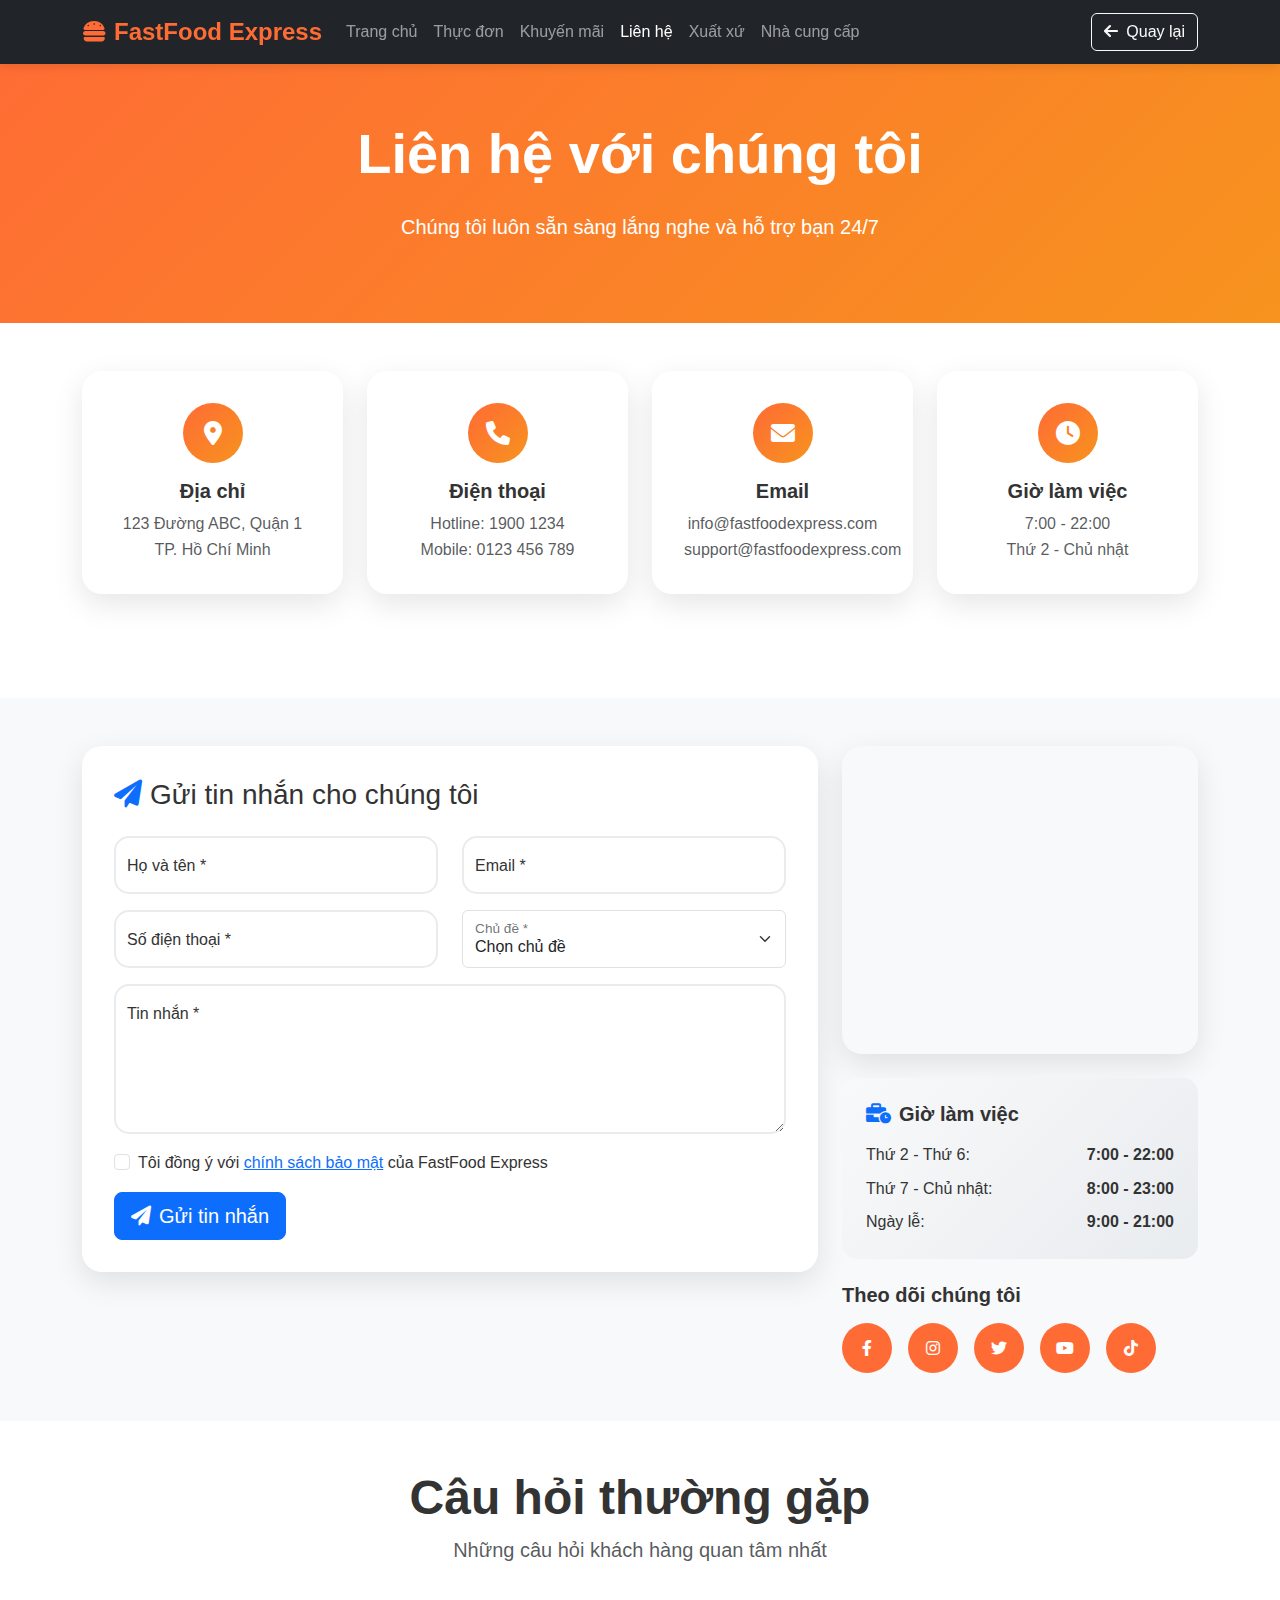
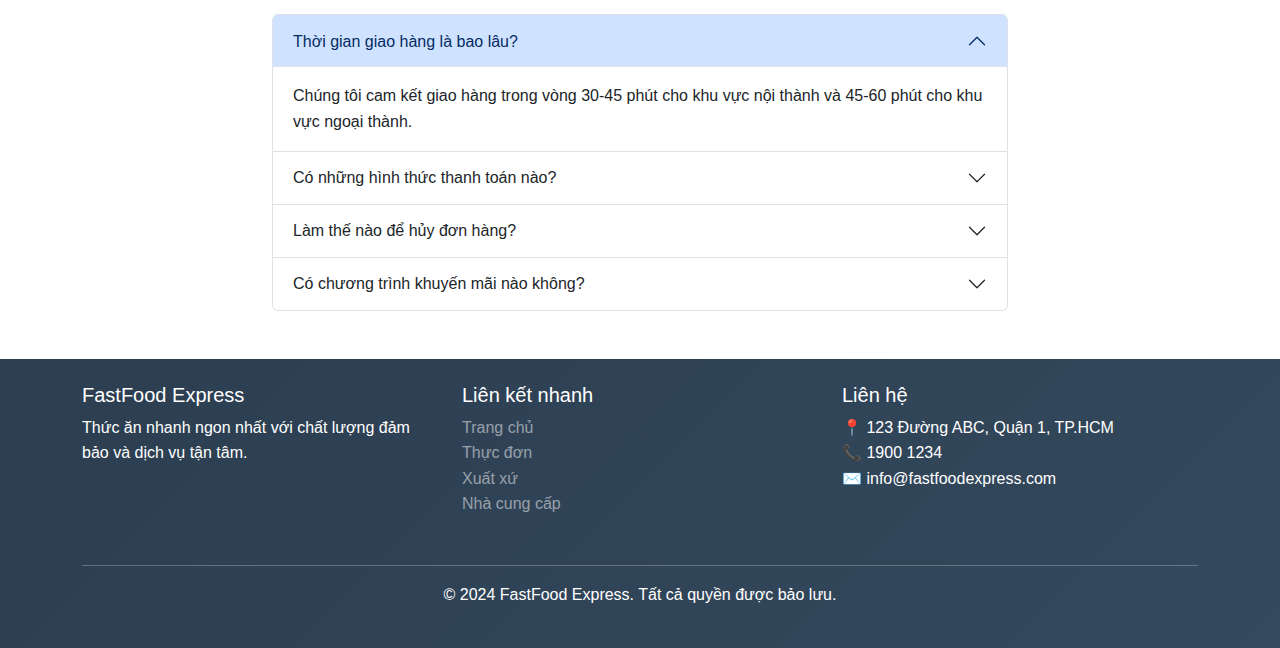
<file: contact.html>
<!DOCTYPE html>
<html lang="vi">
<head>
    <meta charset="UTF-8">
    <meta name="viewport" content="width=device-width, initial-scale=1.0">
    <title>Liên Hệ - FastFood Express</title>
    <link href="https://cdn.jsdelivr.net/npm/bootstrap@5.3.0/dist/css/bootstrap.min.css" rel="stylesheet">
    <link href="https://cdnjs.cloudflare.com/ajax/libs/font-awesome/6.0.0/css/all.min.css" rel="stylesheet">
    <link href="https://cdnjs.cloudflare.com/ajax/libs/animate.css/4.1.1/animate.min.css" rel="stylesheet">
    <link href="styles.css" rel="stylesheet">
    <style>
        .contact-hero {
            background: linear-gradient(135deg, var(--primary-color), var(--secondary-color));
            padding: 120px 0 80px;
            color: white;
        }
        
        .contact-card {
            background: white;
            border-radius: 20px;
            box-shadow: 0 10px 30px rgba(0,0,0,0.1);
            padding: 2rem;
            margin-bottom: 2rem;
            transition: all 0.3s ease;
        }
        
        .contact-card:hover {
            transform: translateY(-5px);
            box-shadow: 0 15px 40px rgba(0,0,0,0.15);
        }
        
        .contact-icon {
            width: 60px;
            height: 60px;
            background: linear-gradient(135deg, var(--primary-color), var(--secondary-color));
            border-radius: 50%;
            display: flex;
            align-items: center;
            justify-content: center;
            color: white;
            font-size: 1.5rem;
            margin-bottom: 1rem;
        }
        
        .map-container {
            border-radius: 20px;
            overflow: hidden;
            box-shadow: 0 10px 30px rgba(0,0,0,0.1);
        }
        
        .contact-form {
            background: white;
            border-radius: 20px;
            box-shadow: 0 10px 30px rgba(0,0,0,0.1);
            padding: 2rem;
        }
        
        .form-floating {
            margin-bottom: 1rem;
        }
        
        .form-floating .form-control {
            border-radius: 15px;
            border: 2px solid #e9ecef;
            padding: 1rem 0.75rem;
        }
        
        .form-floating .form-control:focus {
            border-color: var(--primary-color);
            box-shadow: 0 0 0 0.2rem rgba(255, 107, 53, 0.25);
        }
        
        .working-hours {
            background: linear-gradient(135deg, #f8f9fa, #e9ecef);
            border-radius: 15px;
            padding: 1.5rem;
        }
        
        .social-contact {
            display: flex;
            gap: 1rem;
            margin-top: 1rem;
        }
        
        .social-contact a {
            width: 50px;
            height: 50px;
            background: var(--primary-color);
            color: white;
            border-radius: 50%;
            display: flex;
            align-items: center;
            justify-content: center;
            text-decoration: none;
            transition: all 0.3s ease;
        }
        
        .social-contact a:hover {
            background: var(--secondary-color);
            transform: translateY(-3px);
        }
    </style>
</head>
<body>
    <!-- Navigation -->
    <nav class="navbar navbar-expand-lg navbar-dark bg-dark fixed-top">
        <div class="container">
            <a class="navbar-brand fw-bold" href="index.html">
                <i class="fas fa-hamburger me-2"></i>FastFood Express
            </a>
            
            <button class="navbar-toggler" type="button" data-bs-toggle="collapse" data-bs-target="#navbarNav">
                <span class="navbar-toggler-icon"></span>
            </button>
            
            <div class="collapse navbar-collapse" id="navbarNav">
                <ul class="navbar-nav me-auto">
                    <li class="nav-item">
                        <a class="nav-link" href="index.html">Trang chủ</a>
                    </li>
                    <li class="nav-item">
                        <a class="nav-link" href="index.html#menu">Thực đơn</a>
                    </li>
                    <li class="nav-item">
                        <a class="nav-link" href="index.html#promotions">Khuyến mãi</a>
                    </li>
                    <li class="nav-item">
                        <a class="nav-link active" href="contact.html">Liên hệ</a>
                    </li>
                    <li class="nav-item">
                        <a class="nav-link" href="origin.html">Xuất xứ</a>
                    </li>
                    <li class="nav-item">
                        <a class="nav-link" href="suppliers.html">Nhà cung cấp</a>
                    </li>
                </ul>
                
                <div class="cart-container">
                    <a href="index.html" class="btn btn-outline-light">
                        <i class="fas fa-arrow-left me-2"></i>Quay lại
                    </a>
                </div>
            </div>
        </div>
    </nav>

    <!-- Contact Hero -->
    <section class="contact-hero">
        <div class="container">
            <div class="row">
                <div class="col-lg-8 mx-auto text-center">
                    <h1 class="display-4 fw-bold mb-4 animate__animated animate__fadeInDown">
                        Liên hệ với chúng tôi
                    </h1>
                    <p class="lead mb-0 animate__animated animate__fadeInUp">
                        Chúng tôi luôn sẵn sàng lắng nghe và hỗ trợ bạn 24/7
                    </p>
                </div>
            </div>
        </div>
    </section>

    <!-- Contact Information -->
    <section class="py-5">
        <div class="container">
            <div class="row">
                <div class="col-lg-3 col-md-6 mb-4">
                    <div class="contact-card text-center animate__animated animate__fadeInUp">
                        <div class="contact-icon mx-auto">
                            <i class="fas fa-map-marker-alt"></i>
                        </div>
                        <h5 class="fw-bold">Địa chỉ</h5>
                        <p class="text-muted mb-0">123 Đường ABC, Quận 1<br>TP. Hồ Chí Minh</p>
                    </div>
                </div>
                
                <div class="col-lg-3 col-md-6 mb-4">
                    <div class="contact-card text-center animate__animated animate__fadeInUp" style="animation-delay: 0.1s;">
                        <div class="contact-icon mx-auto">
                            <i class="fas fa-phone"></i>
                        </div>
                        <h5 class="fw-bold">Điện thoại</h5>
                        <p class="text-muted mb-0">Hotline: 1900 1234<br>Mobile: 0123 456 789</p>
                    </div>
                </div>
                
                <div class="col-lg-3 col-md-6 mb-4">
                    <div class="contact-card text-center animate__animated animate__fadeInUp" style="animation-delay: 0.2s;">
                        <div class="contact-icon mx-auto">
                            <i class="fas fa-envelope"></i>
                        </div>
                        <h5 class="fw-bold">Email</h5>
                        <p class="text-muted mb-0">info@fastfoodexpress.com<br>support@fastfoodexpress.com</p>
                    </div>
                </div>
                
                <div class="col-lg-3 col-md-6 mb-4">
                    <div class="contact-card text-center animate__animated animate__fadeInUp" style="animation-delay: 0.3s;">
                        <div class="contact-icon mx-auto">
                            <i class="fas fa-clock"></i>
                        </div>
                        <h5 class="fw-bold">Giờ làm việc</h5>
                        <p class="text-muted mb-0">7:00 - 22:00<br>Thứ 2 - Chủ nhật</p>
                    </div>
                </div>
            </div>
        </div>
    </section>

    <!-- Contact Form & Map -->
    <section class="py-5 bg-light">
        <div class="container">
            <div class="row">
                <div class="col-lg-8 mb-4">
                    <div class="contact-form animate__animated animate__fadeInLeft">
                        <h3 class="mb-4">
                            <i class="fas fa-paper-plane me-2 text-primary"></i>Gửi tin nhắn cho chúng tôi
                        </h3>
                        
                        <form id="contactForm">
                            <div class="row">
                                <div class="col-md-6">
                                    <div class="form-floating">
                                        <input type="text" class="form-control" id="fullName" placeholder="Họ và tên" required>
                                        <label for="fullName">Họ và tên *</label>
                                    </div>
                                </div>
                                <div class="col-md-6">
                                    <div class="form-floating">
                                        <input type="email" class="form-control" id="email" placeholder="Email" required>
                                        <label for="email">Email *</label>
                                    </div>
                                </div>
                            </div>
                            
                            <div class="row">
                                <div class="col-md-6">
                                    <div class="form-floating">
                                        <input type="tel" class="form-control" id="phone" placeholder="Số điện thoại" required>
                                        <label for="phone">Số điện thoại *</label>
                                    </div>
                                </div>
                                <div class="col-md-6">
                                    <div class="form-floating">
                                        <select class="form-select" id="subject" required>
                                            <option value="">Chọn chủ đề</option>
                                            <option value="order">Đặt hàng</option>
                                            <option value="complaint">Khiếu nại</option>
                                            <option value="suggestion">Góp ý</option>
                                            <option value="partnership">Hợp tác</option>
                                            <option value="other">Khác</option>
                                        </select>
                                        <label for="subject">Chủ đề *</label>
                                    </div>
                                </div>
                            </div>
                            
                            <div class="form-floating">
                                <textarea class="form-control" id="message" placeholder="Tin nhắn" style="height: 150px" required></textarea>
                                <label for="message">Tin nhắn *</label>
                            </div>
                            
                            <div class="form-check mb-3">
                                <input class="form-check-input" type="checkbox" id="agreePolicy" required>
                                <label class="form-check-label" for="agreePolicy">
                                    Tôi đồng ý với <a href="#" class="text-primary">chính sách bảo mật</a> của FastFood Express
                                </label>
                            </div>
                            
                            <button type="submit" class="btn btn-primary btn-lg">
                                <i class="fas fa-paper-plane me-2"></i>Gửi tin nhắn
                            </button>
                        </form>
                    </div>
                </div>
                
                <div class="col-lg-4">
                    <div class="animate__animated animate__fadeInRight">
                        <!-- Map -->
                        <div class="map-container mb-4">
                            <iframe 
                                src="https://www.google.com/maps/embed?pb=!1m18!1m12!1m3!1d3919.4326002932!2d106.69975131533414!3d10.776889992314186!2m3!1f0!2f0!3f0!3m2!1i1024!2i768!4f13.1!3m3!1m2!1s0x31752f4b3330bcc9%3A0x5c4f3c35b9c3b0a!2zUXXhuq1uIDEsIFRow6BuaCBwaOG7kSBI4buTIENow60gTWluaCwgVmnhu4d0IE5hbQ!5e0!3m2!1svi!2s!4v1635123456789!5m2!1svi!2s" 
                                width="100%" 
                                height="300" 
                                style="border:0;" 
                                allowfullscreen="" 
                                loading="lazy">
                            </iframe>
                        </div>
                        
                        <!-- Working Hours -->
                        <div class="working-hours">
                            <h5 class="fw-bold mb-3">
                                <i class="fas fa-business-time me-2 text-primary"></i>Giờ làm việc
                            </h5>
                            <div class="d-flex justify-content-between mb-2">
                                <span>Thứ 2 - Thứ 6:</span>
                                <span class="fw-bold">7:00 - 22:00</span>
                            </div>
                            <div class="d-flex justify-content-between mb-2">
                                <span>Thứ 7 - Chủ nhật:</span>
                                <span class="fw-bold">8:00 - 23:00</span>
                            </div>
                            <div class="d-flex justify-content-between">
                                <span>Ngày lễ:</span>
                                <span class="fw-bold">9:00 - 21:00</span>
                            </div>
                        </div>
                        
                        <!-- Social Media -->
                        <div class="mt-4">
                            <h5 class="fw-bold mb-3">Theo dõi chúng tôi</h5>
                            <div class="social-contact">
                                <a href="#" title="Facebook">
                                    <i class="fab fa-facebook-f"></i>
                                </a>
                                <a href="#" title="Instagram">
                                    <i class="fab fa-instagram"></i>
                                </a>
                                <a href="#" title="Twitter">
                                    <i class="fab fa-twitter"></i>
                                </a>
                                <a href="#" title="YouTube">
                                    <i class="fab fa-youtube"></i>
                                </a>
                                <a href="#" title="TikTok">
                                    <i class="fab fa-tiktok"></i>
                                </a>
                            </div>
                        </div>
                    </div>
                </div>
            </div>
        </div>
    </section>

    <!-- FAQ Section -->
    <section class="py-5">
        <div class="container">
            <div class="text-center mb-5">
                <h2 class="display-5 fw-bold">Câu hỏi thường gặp</h2>
                <p class="lead text-muted">Những câu hỏi khách hàng quan tâm nhất</p>
            </div>
            
            <div class="row">
                <div class="col-lg-8 mx-auto">
                    <div class="accordion" id="faqAccordion">
                        <div class="accordion-item">
                            <h2 class="accordion-header">
                                <button class="accordion-button" type="button" data-bs-toggle="collapse" data-bs-target="#faq1">
                                    Thời gian giao hàng là bao lâu?
                                </button>
                            </h2>
                            <div id="faq1" class="accordion-collapse collapse show" data-bs-parent="#faqAccordion">
                                <div class="accordion-body">
                                    Chúng tôi cam kết giao hàng trong vòng 30-45 phút cho khu vực nội thành và 45-60 phút cho khu vực ngoại thành.
                                </div>
                            </div>
                        </div>
                        
                        <div class="accordion-item">
                            <h2 class="accordion-header">
                                <button class="accordion-button collapsed" type="button" data-bs-toggle="collapse" data-bs-target="#faq2">
                                    Có những hình thức thanh toán nào?
                                </button>
                            </h2>
                            <div id="faq2" class="accordion-collapse collapse" data-bs-parent="#faqAccordion">
                                <div class="accordion-body">
                                    Chúng tôi hỗ trợ thanh toán tiền mặt khi nhận hàng (COD), chuyển khoản ngân hàng, ví MoMo và VNPay.
                                </div>
                            </div>
                        </div>
                        
                        <div class="accordion-item">
                            <h2 class="accordion-header">
                                <button class="accordion-button collapsed" type="button" data-bs-toggle="collapse" data-bs-target="#faq3">
                                    Làm thế nào để hủy đơn hàng?
                                </button>
                            </h2>
                            <div id="faq3" class="accordion-collapse collapse" data-bs-parent="#faqAccordion">
                                <div class="accordion-body">
                                    Bạn có thể hủy đơn hàng trong vòng 5 phút sau khi đặt bằng cách gọi hotline 1900 1234 hoặc nhắn tin qua fanpage.
                                </div>
                            </div>
                        </div>
                        
                        <div class="accordion-item">
                            <h2 class="accordion-header">
                                <button class="accordion-button collapsed" type="button" data-bs-toggle="collapse" data-bs-target="#faq4">
                                    Có chương trình khuyến mãi nào không?
                                </button>
                            </h2>
                            <div id="faq4" class="accordion-collapse collapse" data-bs-parent="#faqAccordion">
                                <div class="accordion-body">
                                    Chúng tôi thường xuyên có các chương trình khuyến mãi hấp dẫn. Theo dõi website và fanpage để cập nhật thông tin mới nhất.
                                </div>
                            </div>
                        </div>
                    </div>
                </div>
            </div>
        </div>
    </section>

    <!-- Footer -->
    <footer class="bg-dark text-white py-4">
        <div class="container">
            <div class="row">
                <div class="col-lg-4 mb-3">
                    <h5>FastFood Express</h5>
                    <p>Thức ăn nhanh ngon nhất với chất lượng đảm bảo và dịch vụ tận tâm.</p>
                </div>
                <div class="col-lg-4 mb-3">
                    <h5>Liên kết nhanh</h5>
                    <ul class="list-unstyled">
                        <li><a href="index.html" class="text-white-50">Trang chủ</a></li>
                        <li><a href="index.html#menu" class="text-white-50">Thực đơn</a></li>
                        <li><a href="origin.html" class="text-white-50">Xuất xứ</a></li>
                        <li><a href="suppliers.html" class="text-white-50">Nhà cung cấp</a></li>
                    </ul>
                </div>
                <div class="col-lg-4 mb-3">
                    <h5>Liên hệ</h5>
                    <p>📍 123 Đường ABC, Quận 1, TP.HCM<br>
                       📞 1900 1234<br>
                       ✉️ info@fastfoodexpress.com</p>
                </div>
            </div>
            <hr>
            <div class="text-center">
                <p>&copy; 2024 FastFood Express. Tất cả quyền được bảo lưu.</p>
            </div>
        </div>
    </footer>

    <script src="https://cdn.jsdelivr.net/npm/bootstrap@5.3.0/dist/js/bootstrap.bundle.min.js"></script>
    <script>
        // Contact form handling
        document.getElementById('contactForm').addEventListener('submit', function(e) {
            e.preventDefault();
            
            // Get form data
            const formData = {
                name: document.getElementById('fullName').value,
                email: document.getElementById('email').value,
                phone: document.getElementById('phone').value,
                subject: document.getElementById('subject').value,
                message: document.getElementById('message').value,
                timestamp: new Date().toISOString()
            };
            
            // Simulate form submission
            const submitBtn = e.target.querySelector('button[type="submit"]');
            const originalText = submitBtn.innerHTML;
            
            submitBtn.innerHTML = '<i class="fas fa-spinner fa-spin me-2"></i>Đang gửi...';
            submitBtn.disabled = true;
            
            setTimeout(() => {
                alert('Cảm ơn bạn đã liên hệ! Chúng tôi sẽ phản hồi trong thời gian sớm nhất.');
                e.target.reset();
                submitBtn.innerHTML = originalText;
                submitBtn.disabled = false;
            }, 2000);
        });
        
        // Add animation on scroll
        const observerOptions = {
            threshold: 0.1,
            rootMargin: '0px 0px -50px 0px'
        };
        
        const observer = new IntersectionObserver((entries) => {
            entries.forEach(entry => {
                if (entry.isIntersecting) {
                    entry.target.classList.add('animate__animated', 'animate__fadeInUp');
                }
            });
        }, observerOptions);
        
        document.querySelectorAll('.contact-card, .accordion-item').forEach(el => {
            observer.observe(el);
        });
    </script>
</body>
</html>
</file>
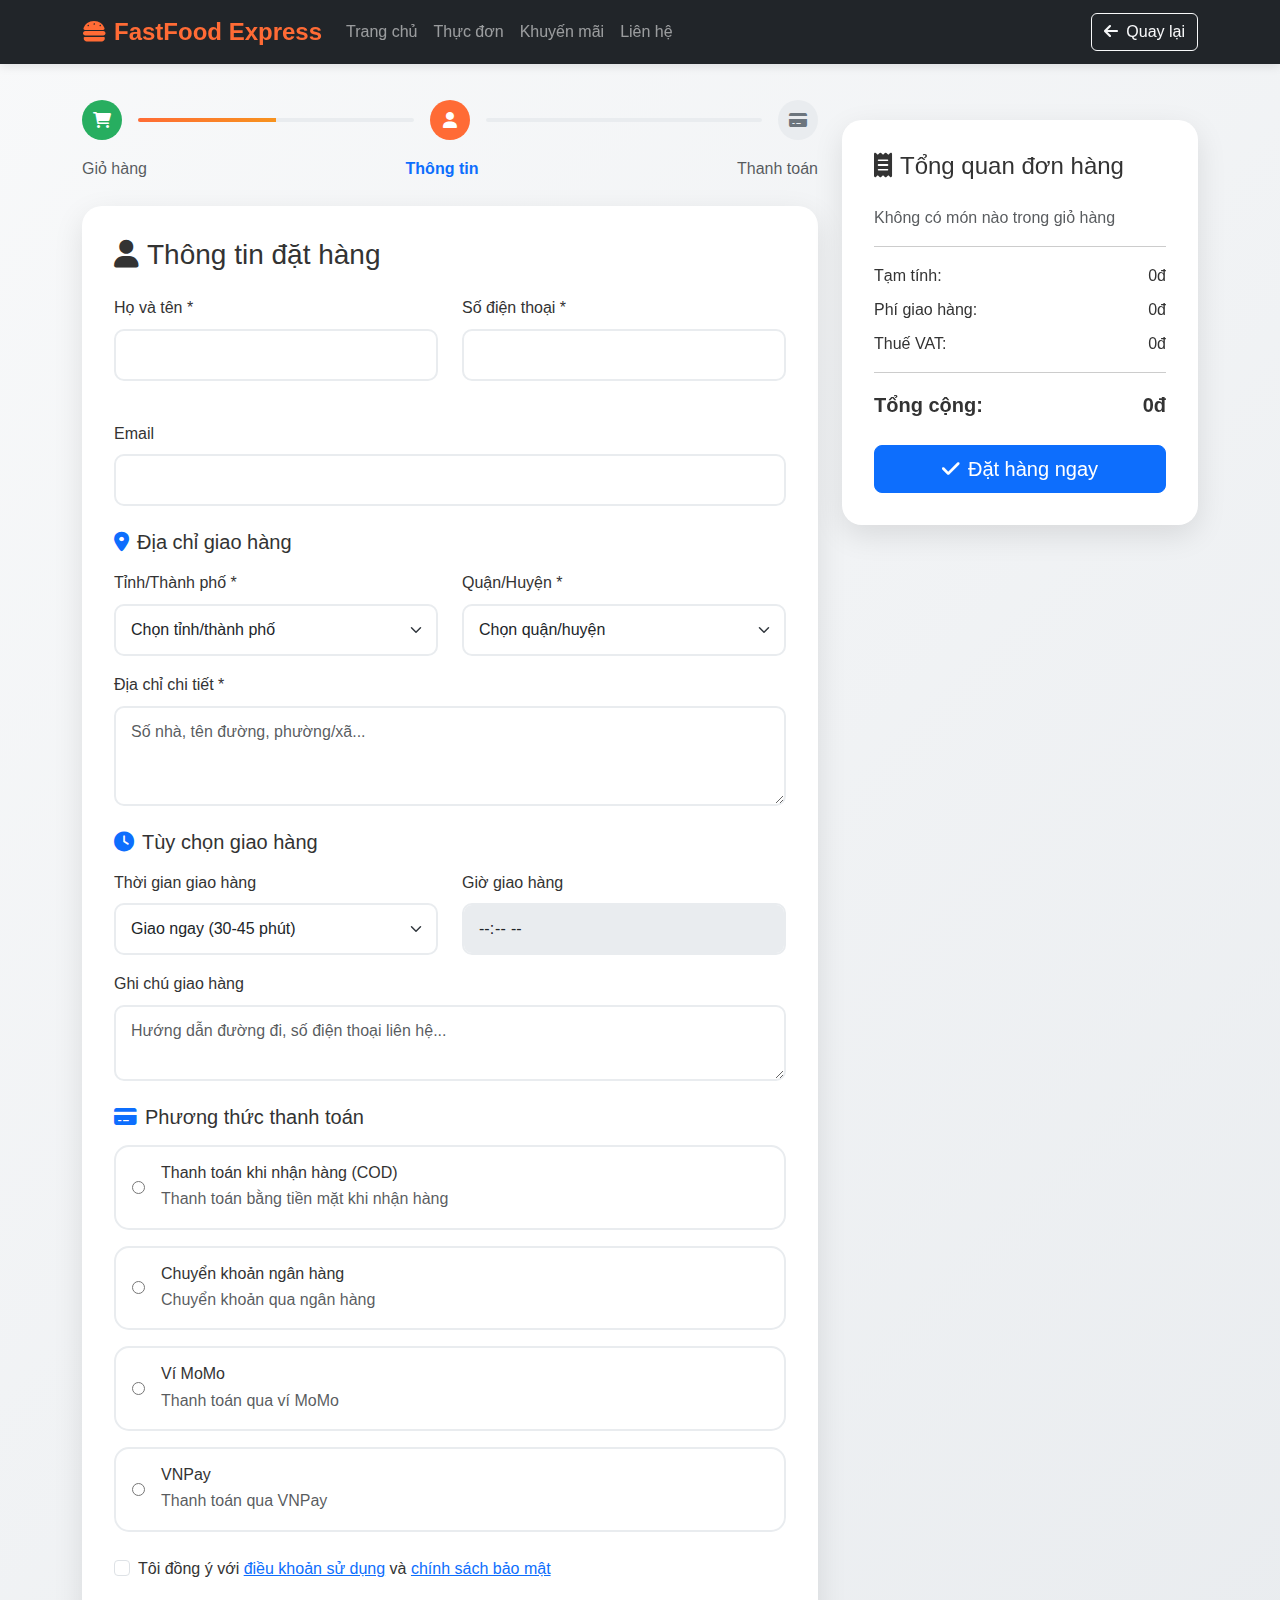
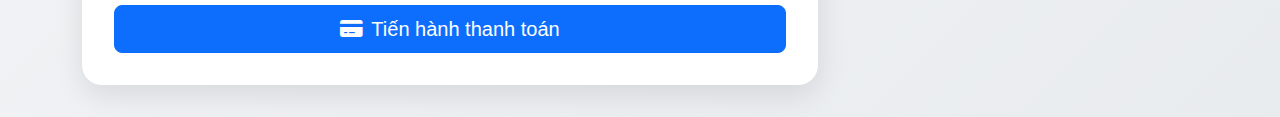
<file: order.html>
<!DOCTYPE html>
<html lang="vi">
<head>
    <meta charset="UTF-8">
    <meta name="viewport" content="width=device-width, initial-scale=1.0">
    <title>Đặt Hàng - FastFood Express</title>
    <link href="https://cdn.jsdelivr.net/npm/bootstrap@5.3.0/dist/css/bootstrap.min.css" rel="stylesheet">
    <link href="https://cdnjs.cloudflare.com/ajax/libs/font-awesome/6.0.0/css/all.min.css" rel="stylesheet">
    <link href="https://cdnjs.cloudflare.com/ajax/libs/animate.css/4.1.1/animate.min.css" rel="stylesheet">
    <link href="styles.css" rel="stylesheet">
    <style>
        .order-section {
            padding-top: 100px;
            min-height: 100vh;
            background: linear-gradient(135deg, #f8f9fa, #e9ecef);
        }
        
        .order-form {
            background: white;
            border-radius: 20px;
            box-shadow: 0 10px 30px rgba(0,0,0,0.1);
            padding: 2rem;
            margin-bottom: 2rem;
        }
        
        .order-summary {
            background: white;
            border-radius: 20px;
            box-shadow: 0 10px 30px rgba(0,0,0,0.1);
            padding: 2rem;
            position: sticky;
            top: 120px;
        }
        
        .form-control, .form-select {
            border-radius: 10px;
            border: 2px solid #e9ecef;
            padding: 12px 15px;
            transition: all 0.3s ease;
        }
        
        .form-control:focus, .form-select:focus {
            border-color: var(--primary-color);
            box-shadow: 0 0 0 0.2rem rgba(255, 107, 53, 0.25);
        }
        
        .payment-method {
            border: 2px solid #e9ecef;
            border-radius: 15px;
            padding: 1rem;
            margin-bottom: 1rem;
            cursor: pointer;
            transition: all 0.3s ease;
        }
        
        .payment-method:hover {
            border-color: var(--primary-color);
            background-color: #fff5f2;
        }
        
        .payment-method.selected {
            border-color: var(--primary-color);
            background-color: #fff5f2;
        }
        
        .order-item {
            display: flex;
            align-items: center;
            padding: 1rem 0;
            border-bottom: 1px solid #eee;
        }
        
        .order-item:last-child {
            border-bottom: none;
        }
        
        .order-item img {
            width: 60px;
            height: 60px;
            object-fit: cover;
            border-radius: 10px;
            margin-right: 1rem;
        }
        
        .progress-bar {
            background: linear-gradient(135deg, var(--primary-color), var(--secondary-color));
        }
        
        .step-indicator {
            width: 40px;
            height: 40px;
            border-radius: 50%;
            background: #e9ecef;
            display: flex;
            align-items: center;
            justify-content: center;
            font-weight: bold;
            color: #6c757d;
            transition: all 0.3s ease;
        }
        
        .step-indicator.active {
            background: var(--primary-color);
            color: white;
        }
        
        .step-indicator.completed {
            background: var(--success-color);
            color: white;
        }
    </style>
</head>
<body>
    <!-- Navigation -->
    <nav class="navbar navbar-expand-lg navbar-dark bg-dark fixed-top">
        <div class="container">
            <a class="navbar-brand fw-bold" href="index.html">
                <i class="fas fa-hamburger me-2"></i>FastFood Express
            </a>
            
            <button class="navbar-toggler" type="button" data-bs-toggle="collapse" data-bs-target="#navbarNav">
                <span class="navbar-toggler-icon"></span>
            </button>
            
            <div class="collapse navbar-collapse" id="navbarNav">
                <ul class="navbar-nav me-auto">
                    <li class="nav-item">
                        <a class="nav-link" href="index.html">Trang chủ</a>
                    </li>
                    <li class="nav-item">
                        <a class="nav-link" href="index.html#menu">Thực đơn</a>
                    </li>
                    <li class="nav-item">
                        <a class="nav-link" href="index.html#promotions">Khuyến mãi</a>
                    </li>
                    <li class="nav-item">
                        <a class="nav-link" href="index.html#contact">Liên hệ</a>
                    </li>
                </ul>
                
                <div class="cart-container">
                    <a href="index.html" class="btn btn-outline-light">
                        <i class="fas fa-arrow-left me-2"></i>Quay lại
                    </a>
                </div>
            </div>
        </div>
    </nav>

    <!-- Order Section -->
    <section class="order-section">
        <div class="container">
            <div class="row">
                <div class="col-lg-8">
                    <!-- Progress Bar -->
                    <div class="mb-4">
                        <div class="d-flex justify-content-between align-items-center mb-3">
                            <div class="step-indicator completed">
                                <i class="fas fa-shopping-cart"></i>
                            </div>
                            <div class="progress flex-grow-1 mx-3" style="height: 4px;">
                                <div class="progress-bar" role="progressbar" style="width: 50%"></div>
                            </div>
                            <div class="step-indicator active">
                                <i class="fas fa-user"></i>
                            </div>
                            <div class="progress flex-grow-1 mx-3" style="height: 4px;">
                                <div class="progress-bar" role="progressbar" style="width: 0%"></div>
                            </div>
                            <div class="step-indicator">
                                <i class="fas fa-credit-card"></i>
                            </div>
                        </div>
                        <div class="d-flex justify-content-between">
                            <span class="text-muted">Giỏ hàng</span>
                            <span class="text-primary fw-bold">Thông tin</span>
                            <span class="text-muted">Thanh toán</span>
                        </div>
                    </div>

                    <!-- Order Form -->
                    <div class="order-form animate__animated animate__fadeInUp">
                        <h3 class="mb-4">
                            <i class="fas fa-user me-2"></i>Thông tin đặt hàng
                        </h3>
                        
                        <form id="orderForm">
                            <!-- Customer Information -->
                            <div class="row mb-4">
                                <div class="col-md-6 mb-3">
                                    <label for="customerName" class="form-label">Họ và tên *</label>
                                    <input type="text" class="form-control" id="customerName" required>
                                </div>
                                <div class="col-md-6 mb-3">
                                    <label for="customerPhone" class="form-label">Số điện thoại *</label>
                                    <input type="tel" class="form-control" id="customerPhone" required>
                                </div>
                            </div>
                            
                            <div class="mb-4">
                                <label for="customerEmail" class="form-label">Email</label>
                                <input type="email" class="form-control" id="customerEmail">
                            </div>

                            <!-- Delivery Address -->
                            <div class="mb-4">
                                <h5 class="mb-3">
                                    <i class="fas fa-map-marker-alt me-2 text-primary"></i>Địa chỉ giao hàng
                                </h5>
                                
                                <div class="row">
                                    <div class="col-md-6 mb-3">
                                        <label for="deliveryCity" class="form-label">Tỉnh/Thành phố *</label>
                                        <select class="form-select" id="deliveryCity" required>
                                            <option value="">Chọn tỉnh/thành phố</option>
                                            <option value="hcm">TP. Hồ Chí Minh</option>
                                            <option value="hn">Hà Nội</option>
                                            <option value="dn">Đà Nẵng</option>
                                            <option value="ct">Cần Thơ</option>
                                        </select>
                                    </div>
                                    <div class="col-md-6 mb-3">
                                        <label for="deliveryDistrict" class="form-label">Quận/Huyện *</label>
                                        <select class="form-select" id="deliveryDistrict" required>
                                            <option value="">Chọn quận/huyện</option>
                                            <option value="q1">Quận 1</option>
                                            <option value="q2">Quận 2</option>
                                            <option value="q3">Quận 3</option>
                                            <option value="q7">Quận 7</option>
                                        </select>
                                    </div>
                                </div>
                                
                                <div class="mb-3">
                                    <label for="deliveryAddress" class="form-label">Địa chỉ chi tiết *</label>
                                    <textarea class="form-control" id="deliveryAddress" rows="3" placeholder="Số nhà, tên đường, phường/xã..." required></textarea>
                                </div>
                            </div>

                            <!-- Delivery Options -->
                            <div class="mb-4">
                                <h5 class="mb-3">
                                    <i class="fas fa-clock me-2 text-primary"></i>Tùy chọn giao hàng
                                </h5>
                                
                                <div class="row">
                                    <div class="col-md-6 mb-3">
                                        <label for="deliveryTime" class="form-label">Thời gian giao hàng</label>
                                        <select class="form-select" id="deliveryTime">
                                            <option value="asap">Giao ngay (30-45 phút)</option>
                                            <option value="specific">Giao theo giờ cụ thể</option>
                                        </select>
                                    </div>
                                    <div class="col-md-6 mb-3">
                                        <label for="specificTime" class="form-label">Giờ giao hàng</label>
                                        <input type="time" class="form-control" id="specificTime" disabled>
                                    </div>
                                </div>
                                
                                <div class="mb-3">
                                    <label for="deliveryNote" class="form-label">Ghi chú giao hàng</label>
                                    <textarea class="form-control" id="deliveryNote" rows="2" placeholder="Hướng dẫn đường đi, số điện thoại liên hệ..."></textarea>
                                </div>
                            </div>

                            <!-- Payment Method -->
                            <div class="mb-4">
                                <h5 class="mb-3">
                                    <i class="fas fa-credit-card me-2 text-primary"></i>Phương thức thanh toán
                                </h5>
                                
                                <div class="payment-method" onclick="selectPayment('cod')">
                                    <div class="d-flex align-items-center">
                                        <input type="radio" name="paymentMethod" value="cod" id="cod" class="me-3">
                                        <div>
                                            <h6 class="mb-1">Thanh toán khi nhận hàng (COD)</h6>
                                            <p class="text-muted mb-0">Thanh toán bằng tiền mặt khi nhận hàng</p>
                                        </div>
                                    </div>
                                </div>
                                
                                <div class="payment-method" onclick="selectPayment('bank')">
                                    <div class="d-flex align-items-center">
                                        <input type="radio" name="paymentMethod" value="bank" id="bank" class="me-3">
                                        <div>
                                            <h6 class="mb-1">Chuyển khoản ngân hàng</h6>
                                            <p class="text-muted mb-0">Chuyển khoản qua ngân hàng</p>
                                        </div>
                                    </div>
                                </div>
                                
                                <div class="payment-method" onclick="selectPayment('momo')">
                                    <div class="d-flex align-items-center">
                                        <input type="radio" name="paymentMethod" value="momo" id="momo" class="me-3">
                                        <div>
                                            <h6 class="mb-1">Ví MoMo</h6>
                                            <p class="text-muted mb-0">Thanh toán qua ví MoMo</p>
                                        </div>
                                    </div>
                                </div>
                                
                                <div class="payment-method" onclick="selectPayment('vnpay')">
                                    <div class="d-flex align-items-center">
                                        <input type="radio" name="paymentMethod" value="vnpay" id="vnpay" class="me-3">
                                        <div>
                                            <h6 class="mb-1">VNPay</h6>
                                            <p class="text-muted mb-0">Thanh toán qua VNPay</p>
                                        </div>
                                    </div>
                                </div>
                            </div>

                            <!-- Terms and Conditions -->
                            <div class="mb-4">
                                <div class="form-check">
                                    <input class="form-check-input" type="checkbox" id="agreeTerms" required>
                                    <label class="form-check-label" for="agreeTerms">
                                        Tôi đồng ý với <a href="#" class="text-primary">điều khoản sử dụng</a> và <a href="#" class="text-primary">chính sách bảo mật</a>
                                    </label>
                                </div>
                            </div>

                            <!-- Submit Button -->
                            <div class="d-grid gap-2">
                                <button type="submit" class="btn btn-primary btn-lg">
                                    <i class="fas fa-credit-card me-2"></i>Tiến hành thanh toán
                                </button>
                            </div>
                        </form>
                    </div>
                </div>
                
                <div class="col-lg-4">
                    <!-- Order Summary -->
                    <div class="order-summary">
                        <h4 class="mb-4">
                            <i class="fas fa-receipt me-2"></i>Tổng quan đơn hàng
                        </h4>
                        <div id="orderItems">
                            <!-- Order items will be displayed here -->
                        </div>
                        <hr>
                        <div class="summary-totals">
                            <div class="d-flex justify-content-between mb-2">
                                <span>Tạm tính:</span>
                                <span id="subtotal">0đ</span>
                            </div>
                            <div class="d-flex justify-content-between mb-2">
                                <span>Phí giao hàng:</span>
                                <span id="deliveryFee">0đ</span>
                            </div>
                            <div class="d-flex justify-content-between mb-2">
                                <span>Thuế VAT:</span>
                                <span id="tax">0đ</span>
                            </div>
                            <hr>
                            <div class="d-flex justify-content-between fw-bold fs-5">
                                <span>Tổng cộng:</span>
                                <span id="totalAmount">0đ</span>
                            </div>
                        </div>
                        <button type="submit" class="btn btn-primary btn-lg w-100 mt-4" id="placeOrderBtn">
                            <i class="fas fa-check me-2"></i>Đặt hàng ngay
                        </button>
                    </div>
                </div>
            </div>
        </div>
    </section>

    <!-- Success Modal -->
    <div class="modal fade" id="successModal" tabindex="-1">
        <div class="modal-dialog modal-dialog-centered">
            <div class="modal-content">
                <div class="modal-header bg-success text-white">
                    <h5 class="modal-title">
                        <i class="fas fa-check-circle me-2"></i>Đặt hàng thành công!
                    </h5>
                    <button type="button" class="btn-close btn-close-white" data-bs-dismiss="modal"></button>
                </div>
                <div class="modal-body text-center">
                    <i class="fas fa-check-circle fa-3x text-success mb-3"></i>
                    <h5>Cảm ơn bạn đã đặt hàng!</h5>
                    <p class="text-muted">Mã đơn hàng: <strong id="orderId"></strong></p>
                    <p>Chúng tôi sẽ liên hệ với bạn trong thời gian sớm nhất.</p>
                </div>
                <div class="modal-footer">
                    <button type="button" class="btn btn-secondary" data-bs-dismiss="modal">Đóng</button>
                    <a href="index.html" class="btn btn-primary">Về trang chủ</a>
                </div>
            </div>
        </div>
    </div>

    <script src="https://cdn.jsdelivr.net/npm/bootstrap@5.3.0/dist/js/bootstrap.bundle.min.js"></script>
    <script>
        // Load cart data from localStorage
        let cart = JSON.parse(localStorage.getItem('fastfood_cart') || '[]');
        
        // Initialize page
        document.addEventListener('DOMContentLoaded', function() {
            loadOrderSummary();
            initializeFormHandlers();
        });
        
        // Load order summary
        function loadOrderSummary() {
            const orderItems = document.getElementById('orderItems');
            const subtotal = document.getElementById('subtotal');
            const deliveryFee = document.getElementById('deliveryFee');
            const tax = document.getElementById('tax');
            const totalAmount = document.getElementById('totalAmount');
            
            if (cart.length === 0) {
                orderItems.innerHTML = '<p class="text-muted">Không có món nào trong giỏ hàng</p>';
                return;
            }
            
            // Map tên món ăn với hình ảnh tương ứng
            const imageMap = {
                'Burger Bò': 'https://images.unsplash.com/photo-1565299624946-b28f40a0ca4b?ixlib=rb-4.0.3&auto=format&fit=crop&w=100&q=80',
                'Burger Gà': 'https://images.unsplash.com/photo-1586190848861-99aa4a171e90?ixlib=rb-4.0.3&auto=format&fit=crop&w=100&q=80',
                'Burger Phô Mai': 'https://images.unsplash.com/photo-1571091718767-18b5b1457add?ixlib=rb-4.0.3&auto=format&fit=crop&w=100&q=80',
                'Pizza Hải Sản': 'https://images.unsplash.com/photo-1513104890138-7c749659a591?ixlib=rb-4.0.3&auto=format&fit=crop&w=100&q=80',
                'Pizza Pepperoni': 'https://images.unsplash.com/photo-1604382355076-af4b0eb60143?ixlib=rb-4.0.3&auto=format&fit=crop&w=100&q=80',
                'Pizza Margherita': 'https://images.unsplash.com/photo-1604068549290-dea0e4a305ca?ixlib=rb-4.0.3&auto=format&fit=crop&w=100&q=80',
                'Gà Rán': 'https://images.unsplash.com/photo-1626082927389-6cd097cdc6ec?ixlib=rb-4.0.3&auto=format&fit=crop&w=100&q=80',
                'Gà Nướng': 'https://images.unsplash.com/photo-1598515214211-89d3c73ae83b?ixlib=rb-4.0.3&auto=format&fit=crop&w=100&q=80',
                'Cánh Gà': 'https://images.unsplash.com/photo-1527477396000-e27163b481c2?ixlib=rb-4.0.3&auto=format&fit=crop&w=100&q=80',
                'Khoai Tây Chiên': 'https://images.unsplash.com/photo-1573080496219-bb080dd4f877?ixlib=rb-4.0.3&auto=format&fit=crop&w=100&q=80',
                'Salad Rau': 'https://images.unsplash.com/photo-1512621776951-a57141f2eefd?ixlib=rb-4.0.3&auto=format&fit=crop&w=100&q=80',
                'Coca Cola': 'https://images.unsplash.com/photo-1629203851122-3726ecdf080e?ixlib=rb-4.0.3&auto=format&fit=crop&w=100&q=80',
                'Pepsi': 'https://images.unsplash.com/photo-1629203851122-3726ecdf080e?ixlib=rb-4.0.3&auto=format&fit=crop&w=100&q=80',
                'Trà Đá': 'https://images.unsplash.com/photo-1556679343-c7306c1976bc?ixlib=rb-4.0.3&auto=format&fit=crop&w=100&q=80',
                'Combo Gia Đình': 'https://images.unsplash.com/photo-1571091718767-18b5b1457add?ixlib=rb-4.0.3&auto=format&fit=crop&w=100&q=80',
                'Combo Đôi': 'https://images.unsplash.com/photo-1565299624946-b28f40a0ca4b?ixlib=rb-4.0.3&auto=format&fit=crop&w=100&q=80'
            };
            
            orderItems.innerHTML = cart.map(item => {
                const imageUrl = imageMap[item.name] || `https://via.placeholder.com/100x100/ff6b35/ffffff?text=${encodeURIComponent(item.name)}`;
                
                return `
                    <div class="order-item">
                        <img src="${imageUrl}" alt="${item.name}">
                        <div class="flex-grow-1">
                            <h6 class="mb-1">${item.name}</h6>
                            <p class="text-muted mb-0">Số lượng: ${item.quantity}</p>
                        </div>
                        <div class="text-end">
                            <strong>${(item.price * item.quantity).toLocaleString()}đ</strong>
                        </div>
                    </div>
                `;
            }).join('');
            
            const subtotalAmount = cart.reduce((sum, item) => sum + (item.price * item.quantity), 0);
            const deliveryFeeAmount = 15000;
            const taxAmount = Math.round(subtotalAmount * 0.1); // 10% VAT
            const total = subtotalAmount + deliveryFeeAmount + taxAmount;
            
            subtotal.textContent = subtotalAmount.toLocaleString() + 'đ';
            deliveryFee.textContent = deliveryFeeAmount.toLocaleString() + 'đ';
            tax.textContent = taxAmount.toLocaleString() + 'đ';
            totalAmount.textContent = total.toLocaleString() + 'đ';
        }
        
        // Initialize form handlers
        function initializeFormHandlers() {
            // Delivery time selection
            const deliveryTime = document.getElementById('deliveryTime');
            const specificTime = document.getElementById('specificTime');
            
            deliveryTime.addEventListener('change', function() {
                if (this.value === 'specific') {
                    specificTime.disabled = false;
                } else {
                    specificTime.disabled = true;
                }
            });
            
            // Form submission
            const orderForm = document.getElementById('orderForm');
            orderForm.addEventListener('submit', handleOrderSubmit);
        }
        
        // Select payment method
        function selectPayment(method) {
            // Remove selected class from all payment methods
            document.querySelectorAll('.payment-method').forEach(el => {
                el.classList.remove('selected');
            });
            
            // Add selected class to clicked method
            event.currentTarget.classList.add('selected');
            
            // Check the radio button
            document.getElementById(method).checked = true;
        }
        
        // Handle order submission
        function handleOrderSubmit(e) {
            e.preventDefault();
            
            if (cart.length === 0) {
                alert('Giỏ hàng trống!');
                return;
            }
            
            // Collect form data
            const formData = {
                customer: {
                    name: document.getElementById('customerName').value,
                    phone: document.getElementById('customerPhone').value,
                    email: document.getElementById('customerEmail').value
                },
                delivery: {
                    city: document.getElementById('deliveryCity').value,
                    district: document.getElementById('deliveryDistrict').value,
                    address: document.getElementById('deliveryAddress').value,
                    time: document.getElementById('deliveryTime').value,
                    specificTime: document.getElementById('specificTime').value,
                    note: document.getElementById('deliveryNote').value
                },
                payment: document.querySelector('input[name="paymentMethod"]:checked')?.value,
                items: cart,
                total: cart.reduce((sum, item) => sum + (item.price * item.quantity), 0) + 15000,
                orderId: Date.now(),
                date: new Date().toISOString()
            };
            
            // Save order to localStorage
            let orderHistory = JSON.parse(localStorage.getItem('fastfood_orderHistory') || '[]');
            orderHistory.unshift(formData);
            localStorage.setItem('fastfood_orderHistory', JSON.stringify(orderHistory));
            
            // Clear cart
            localStorage.removeItem('fastfood_cart');
            
            // Show success modal
            document.getElementById('orderId').textContent = formData.orderId;
            const successModal = new bootstrap.Modal(document.getElementById('successModal'));
            successModal.show();
        }
    </script>
</body>
</html>
</file>
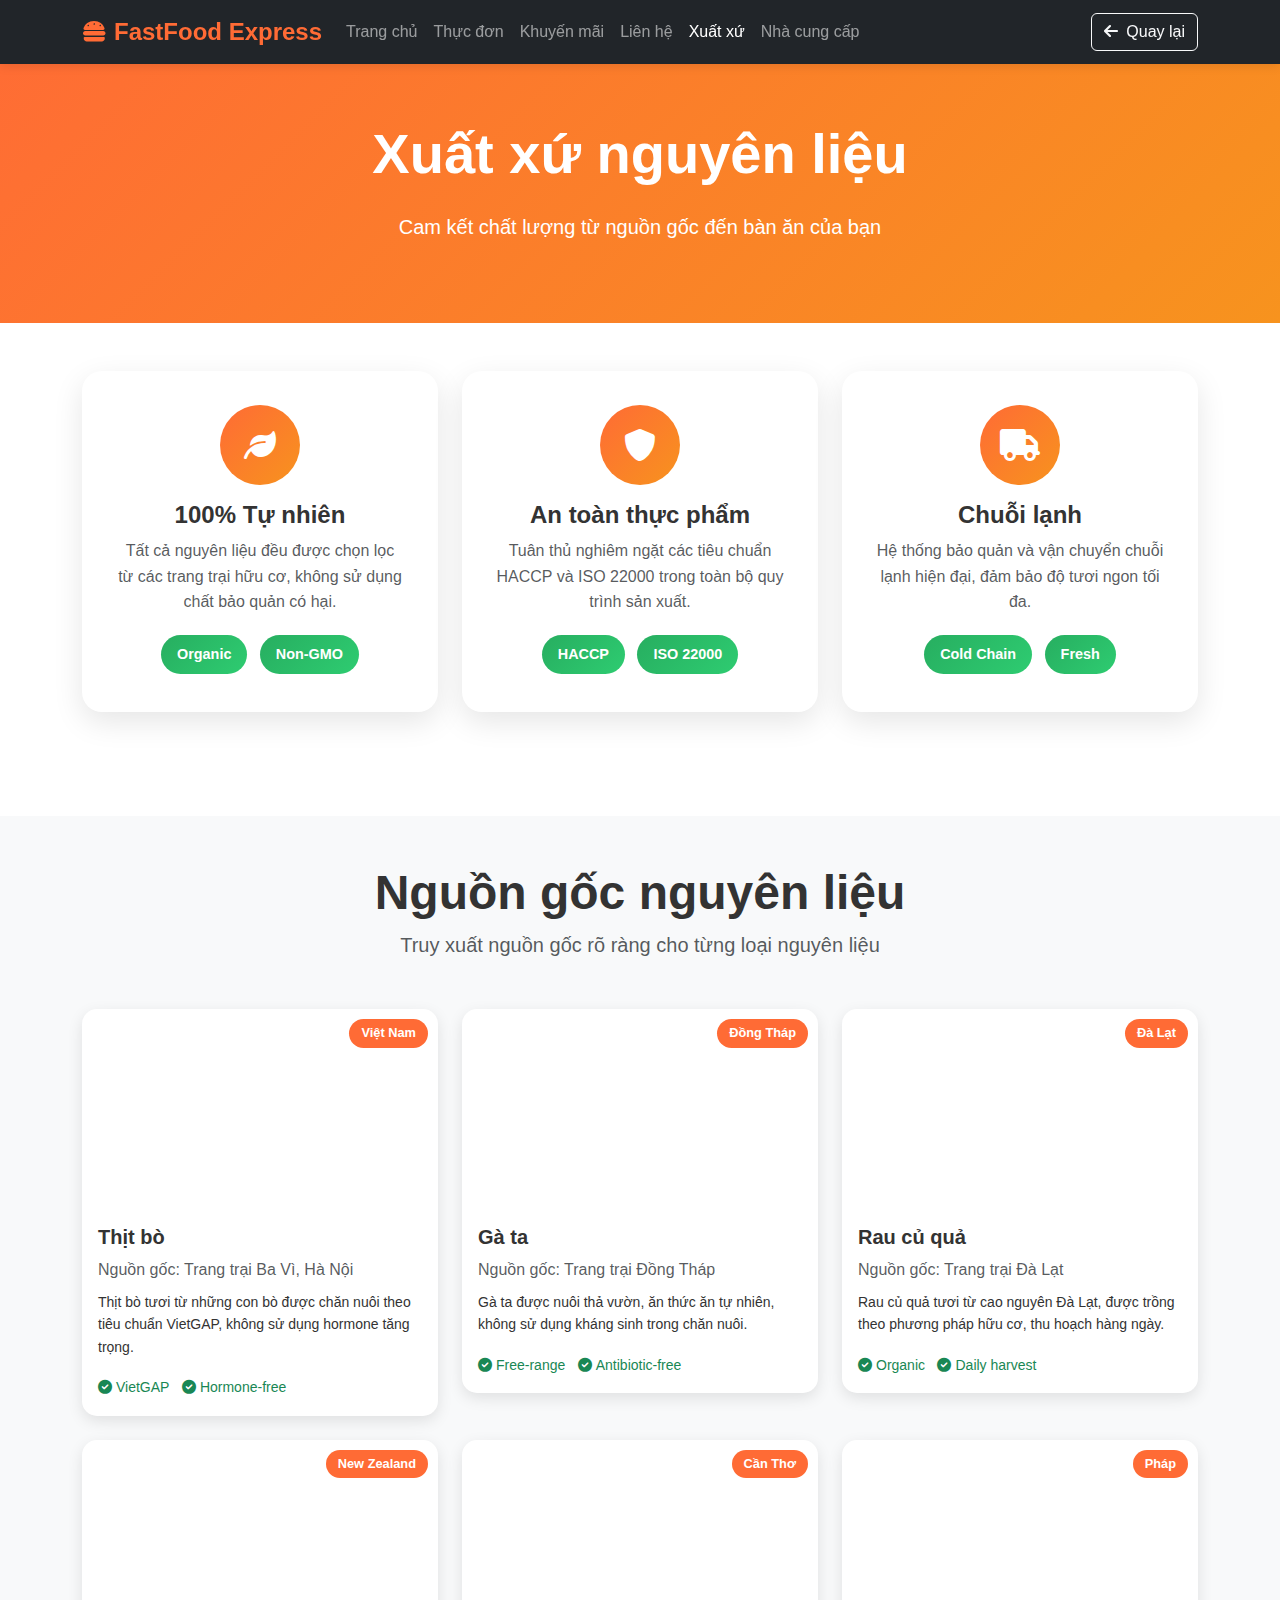
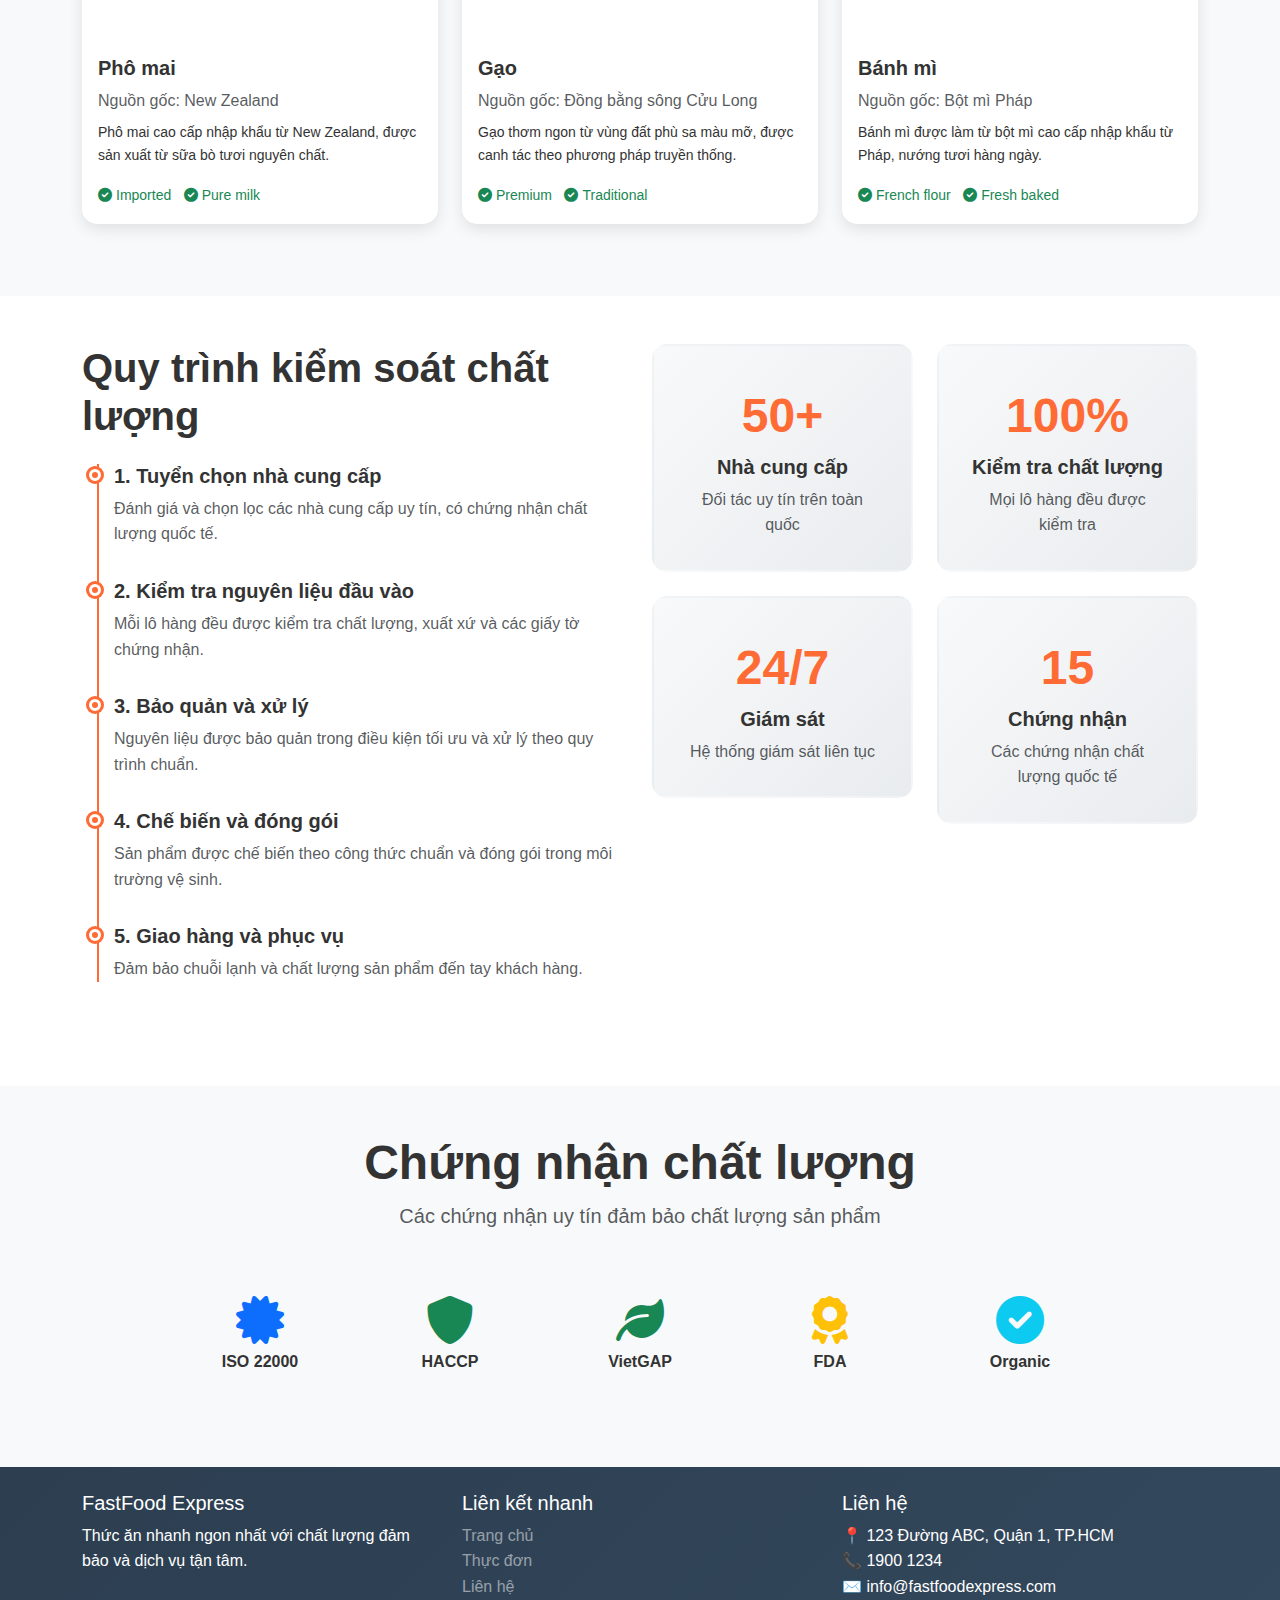
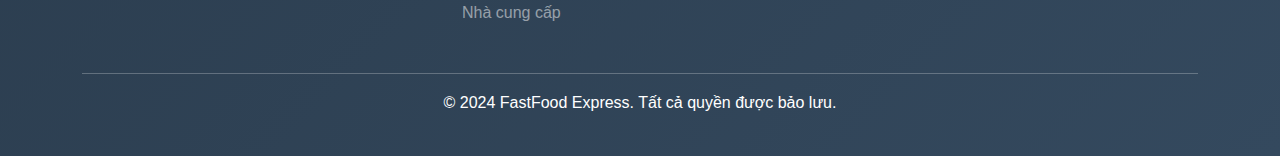
<file: origin.html>
<!DOCTYPE html>
<html lang="vi">
<head>
    <meta charset="UTF-8">
    <meta name="viewport" content="width=device-width, initial-scale=1.0">
    <title>Xuất Xứ Sản Phẩm - FastFood Express</title>
    <link href="https://cdn.jsdelivr.net/npm/bootstrap@5.3.0/dist/css/bootstrap.min.css" rel="stylesheet">
    <link href="https://cdnjs.cloudflare.com/ajax/libs/font-awesome/6.0.0/css/all.min.css" rel="stylesheet">
    <link href="https://cdnjs.cloudflare.com/ajax/libs/animate.css/4.1.1/animate.min.css" rel="stylesheet">
    <link href="styles.css" rel="stylesheet">
    <style>
        .origin-hero {
            background: linear-gradient(135deg, var(--primary-color), var(--secondary-color));
            padding: 120px 0 80px;
            color: white;
        }
        
        .origin-card {
            background: white;
            border-radius: 20px;
            box-shadow: 0 10px 30px rgba(0,0,0,0.1);
            padding: 2rem;
            margin-bottom: 2rem;
            transition: all 0.3s ease;
            border: 2px solid transparent;
        }
        
        .origin-card:hover {
            transform: translateY(-5px);
            box-shadow: 0 15px 40px rgba(0,0,0,0.15);
            border-color: var(--primary-color);
        }
        
        .origin-icon {
            width: 80px;
            height: 80px;
            background: linear-gradient(135deg, var(--primary-color), var(--secondary-color));
            border-radius: 50%;
            display: flex;
            align-items: center;
            justify-content: center;
            color: white;
            font-size: 2rem;
            margin: 0 auto 1rem;
        }
        
        .certification-badge {
            background: linear-gradient(135deg, var(--success-color), #2ecc71);
            color: white;
            padding: 0.5rem 1rem;
            border-radius: 25px;
            font-size: 0.9rem;
            font-weight: 600;
            display: inline-block;
            margin: 0.25rem;
        }
        
        .ingredient-card {
            background: white;
            border-radius: 15px;
            box-shadow: 0 5px 15px rgba(0,0,0,0.1);
            overflow: hidden;
            transition: all 0.3s ease;
        }
        
        .ingredient-card:hover {
            transform: translateY(-5px);
            box-shadow: 0 10px 25px rgba(0,0,0,0.15);
        }
        
        .ingredient-image {
            height: 200px;
            background-size: cover;
            background-position: center;
            position: relative;
        }
        
        .ingredient-badge {
            position: absolute;
            top: 10px;
            right: 10px;
            background: var(--primary-color);
            color: white;
            padding: 0.25rem 0.75rem;
            border-radius: 15px;
            font-size: 0.8rem;
            font-weight: 600;
        }
        
        .quality-timeline {
            position: relative;
            padding-left: 2rem;
        }
        
        .quality-timeline::before {
            content: '';
            position: absolute;
            left: 15px;
            top: 0;
            bottom: 0;
            width: 2px;
            background: var(--primary-color);
        }
        
        .timeline-item {
            position: relative;
            margin-bottom: 2rem;
        }
        
        .timeline-item::before {
            content: '';
            position: absolute;
            left: -25px;
            top: 5px;
            width: 12px;
            height: 12px;
            background: var(--primary-color);
            border-radius: 50%;
            border: 3px solid white;
            box-shadow: 0 0 0 3px var(--primary-color);
        }
        
        .stats-card {
            background: linear-gradient(135deg, #f8f9fa, #e9ecef);
            border-radius: 15px;
            padding: 2rem;
            text-align: center;
            border: 2px solid transparent;
            transition: all 0.3s ease;
        }
        
        .stats-card:hover {
            border-color: var(--primary-color);
            transform: translateY(-3px);
        }
        
        .stats-number {
            font-size: 3rem;
            font-weight: bold;
            color: var(--primary-color);
            display: block;
        }
    </style>
</head>
<body>
    <!-- Navigation -->
    <nav class="navbar navbar-expand-lg navbar-dark bg-dark fixed-top">
        <div class="container">
            <a class="navbar-brand fw-bold" href="index.html">
                <i class="fas fa-hamburger me-2"></i>FastFood Express
            </a>
            
            <button class="navbar-toggler" type="button" data-bs-toggle="collapse" data-bs-target="#navbarNav">
                <span class="navbar-toggler-icon"></span>
            </button>
            
            <div class="collapse navbar-collapse" id="navbarNav">
                <ul class="navbar-nav me-auto">
                    <li class="nav-item">
                        <a class="nav-link" href="index.html">Trang chủ</a>
                    </li>
                    <li class="nav-item">
                        <a class="nav-link" href="index.html#menu">Thực đơn</a>
                    </li>
                    <li class="nav-item">
                        <a class="nav-link" href="index.html#promotions">Khuyến mãi</a>
                    </li>
                    <li class="nav-item">
                        <a class="nav-link" href="contact.html">Liên hệ</a>
                    </li>
                    <li class="nav-item">
                        <a class="nav-link active" href="origin.html">Xuất xứ</a>
                    </li>
                    <li class="nav-item">
                        <a class="nav-link" href="suppliers.html">Nhà cung cấp</a>
                    </li>
                </ul>
                
                <div class="cart-container">
                    <a href="index.html" class="btn btn-outline-light">
                        <i class="fas fa-arrow-left me-2"></i>Quay lại
                    </a>
                </div>
            </div>
        </div>
    </nav>

    <!-- Origin Hero -->
    <section class="origin-hero">
        <div class="container">
            <div class="row">
                <div class="col-lg-8 mx-auto text-center">
                    <h1 class="display-4 fw-bold mb-4 animate__animated animate__fadeInDown">
                        Xuất xứ nguyên liệu
                    </h1>
                    <p class="lead mb-0 animate__animated animate__fadeInUp">
                        Cam kết chất lượng từ nguồn gốc đến bàn ăn của bạn
                    </p>
                </div>
            </div>
        </div>
    </section>

    <!-- Quality Commitment -->
    <section class="py-5">
        <div class="container">
            <div class="row">
                <div class="col-lg-4 mb-4">
                    <div class="origin-card text-center animate__animated animate__fadeInUp">
                        <div class="origin-icon">
                            <i class="fas fa-leaf"></i>
                        </div>
                        <h4 class="fw-bold">100% Tự nhiên</h4>
                        <p class="text-muted">Tất cả nguyên liệu đều được chọn lọc từ các trang trại hữu cơ, không sử dụng chất bảo quản có hại.</p>
                        <div class="mt-3">
                            <span class="certification-badge">Organic</span>
                            <span class="certification-badge">Non-GMO</span>
                        </div>
                    </div>
                </div>
                
                <div class="col-lg-4 mb-4">
                    <div class="origin-card text-center animate__animated animate__fadeInUp" style="animation-delay: 0.1s;">
                        <div class="origin-icon">
                            <i class="fas fa-shield-alt"></i>
                        </div>
                        <h4 class="fw-bold">An toàn thực phẩm</h4>
                        <p class="text-muted">Tuân thủ nghiêm ngặt các tiêu chuẩn HACCP và ISO 22000 trong toàn bộ quy trình sản xuất.</p>
                        <div class="mt-3">
                            <span class="certification-badge">HACCP</span>
                            <span class="certification-badge">ISO 22000</span>
                        </div>
                    </div>
                </div>
                
                <div class="col-lg-4 mb-4">
                    <div class="origin-card text-center animate__animated animate__fadeInUp" style="animation-delay: 0.2s;">
                        <div class="origin-icon">
                            <i class="fas fa-truck"></i>
                        </div>
                        <h4 class="fw-bold">Chuỗi lạnh</h4>
                        <p class="text-muted">Hệ thống bảo quản và vận chuyển chuỗi lạnh hiện đại, đảm bảo độ tươi ngon tối đa.</p>
                        <div class="mt-3">
                            <span class="certification-badge">Cold Chain</span>
                            <span class="certification-badge">Fresh</span>
                        </div>
                    </div>
                </div>
            </div>
        </div>
    </section>

    <!-- Ingredient Origins -->
    <section class="py-5 bg-light">
        <div class="container">
            <div class="text-center mb-5">
                <h2 class="display-5 fw-bold">Nguồn gốc nguyên liệu</h2>
                <p class="lead text-muted">Truy xuất nguồn gốc rõ ràng cho từng loại nguyên liệu</p>
            </div>
            
            <div class="row">
                <div class="col-lg-4 col-md-6 mb-4">
                    <div class="ingredient-card animate__animated animate__fadeInUp">
                        <div class="ingredient-image" style="background-image: url('https://images.unsplash.com/photo-1588347818481-c7c1b6b3e9b8?ixlib=rb-4.0.3&auto=format&fit=crop&w=400&q=80');">
                            <div class="ingredient-badge">Việt Nam</div>
                        </div>
                        <div class="p-3">
                            <h5 class="fw-bold">Thịt bò</h5>
                            <p class="text-muted mb-2">Nguồn gốc: Trang trại Ba Vì, Hà Nội</p>
                            <p class="small">Thịt bò tươi từ những con bò được chăn nuôi theo tiêu chuẩn VietGAP, không sử dụng hormone tăng trọng.</p>
                            <div class="mt-2">
                                <small class="text-success"><i class="fas fa-check-circle me-1"></i>VietGAP</small>
                                <small class="text-success ms-2"><i class="fas fa-check-circle me-1"></i>Hormone-free</small>
                            </div>
                        </div>
                    </div>
                </div>
                
                <div class="col-lg-4 col-md-6 mb-4">
                    <div class="ingredient-card animate__animated animate__fadeInUp" style="animation-delay: 0.1s;">
                        <div class="ingredient-image" style="background-image: url('https://images.unsplash.com/photo-1548550023-2bdb3c5beed7?ixlib=rb-4.0.3&auto=format&fit=crop&w=400&q=80');">
                            <div class="ingredient-badge">Đồng Tháp</div>
                        </div>
                        <div class="p-3">
                            <h5 class="fw-bold">Gà ta</h5>
                            <p class="text-muted mb-2">Nguồn gốc: Trang trại Đồng Tháp</p>
                            <p class="small">Gà ta được nuôi thả vườn, ăn thức ăn tự nhiên, không sử dụng kháng sinh trong chăn nuôi.</p>
                            <div class="mt-2">
                                <small class="text-success"><i class="fas fa-check-circle me-1"></i>Free-range</small>
                                <small class="text-success ms-2"><i class="fas fa-check-circle me-1"></i>Antibiotic-free</small>
                            </div>
                        </div>
                    </div>
                </div>
                
                <div class="col-lg-4 col-md-6 mb-4">
                    <div class="ingredient-card animate__animated animate__fadeInUp" style="animation-delay: 0.2s;">
                        <div class="ingredient-image" style="background-image: url('https://images.unsplash.com/photo-1506976785307-8732e854ad03?ixlib=rb-4.0.3&auto=format&fit=crop&w=400&q=80');">
                            <div class="ingredient-badge">Đà Lạt</div>
                        </div>
                        <div class="p-3">
                            <h5 class="fw-bold">Rau củ quả</h5>
                            <p class="text-muted mb-2">Nguồn gốc: Trang trại Đà Lạt</p>
                            <p class="small">Rau củ quả tươi từ cao nguyên Đà Lạt, được trồng theo phương pháp hữu cơ, thu hoạch hàng ngày.</p>
                            <div class="mt-2">
                                <small class="text-success"><i class="fas fa-check-circle me-1"></i>Organic</small>
                                <small class="text-success ms-2"><i class="fas fa-check-circle me-1"></i>Daily harvest</small>
                            </div>
                        </div>
                    </div>
                </div>
                
                <div class="col-lg-4 col-md-6 mb-4">
                    <div class="ingredient-card animate__animated animate__fadeInUp" style="animation-delay: 0.3s;">
                        <div class="ingredient-image" style="background-image: url('https://images.unsplash.com/photo-1486297678162-eb2a19b0a32d?ixlib=rb-4.0.3&auto=format&fit=crop&w=400&q=80');">
                            <div class="ingredient-badge">New Zealand</div>
                        </div>
                        <div class="p-3">
                            <h5 class="fw-bold">Phô mai</h5>
                            <p class="text-muted mb-2">Nguồn gốc: New Zealand</p>
                            <p class="small">Phô mai cao cấp nhập khẩu từ New Zealand, được sản xuất từ sữa bò tươi nguyên chất.</p>
                            <div class="mt-2">
                                <small class="text-success"><i class="fas fa-check-circle me-1"></i>Imported</small>
                                <small class="text-success ms-2"><i class="fas fa-check-circle me-1"></i>Pure milk</small>
                            </div>
                        </div>
                    </div>
                </div>
                
                <div class="col-lg-4 col-md-6 mb-4">
                    <div class="ingredient-card animate__animated animate__fadeInUp" style="animation-delay: 0.4s;">
                        <div class="ingredient-image" style="background-image: url('https://images.unsplash.com/photo-1509440159596-0249088772ff?ixlib=rb-4.0.3&auto=format&fit=crop&w=400&q=80');">
                            <div class="ingredient-badge">Cần Thơ</div>
                        </div>
                        <div class="p-3">
                            <h5 class="fw-bold">Gạo</h5>
                            <p class="text-muted mb-2">Nguồn gốc: Đồng bằng sông Cửu Long</p>
                            <p class="small">Gạo thơm ngon từ vùng đất phù sa màu mỡ, được canh tác theo phương pháp truyền thống.</p>
                            <div class="mt-2">
                                <small class="text-success"><i class="fas fa-check-circle me-1"></i>Premium</small>
                                <small class="text-success ms-2"><i class="fas fa-check-circle me-1"></i>Traditional</small>
                            </div>
                        </div>
                    </div>
                </div>
                
                <div class="col-lg-4 col-md-6 mb-4">
                    <div class="ingredient-card animate__animated animate__fadeInUp" style="animation-delay: 0.5s;">
                        <div class="ingredient-image" style="background-image: url('https://images.unsplash.com/photo-1587049352846-4a222e784d38?ixlib=rb-4.0.3&auto=format&fit=crop&w=400&q=80');">
                            <div class="ingredient-badge">Pháp</div>
                        </div>
                        <div class="p-3">
                            <h5 class="fw-bold">Bánh mì</h5>
                            <p class="text-muted mb-2">Nguồn gốc: Bột mì Pháp</p>
                            <p class="small">Bánh mì được làm từ bột mì cao cấp nhập khẩu từ Pháp, nướng tươi hàng ngày.</p>
                            <div class="mt-2">
                                <small class="text-success"><i class="fas fa-check-circle me-1"></i>French flour</small>
                                <small class="text-success ms-2"><i class="fas fa-check-circle me-1"></i>Fresh baked</small>
                            </div>
                        </div>
                    </div>
                </div>
            </div>
        </div>
    </section>

    <!-- Quality Process -->
    <section class="py-5">
        <div class="container">
            <div class="row">
                <div class="col-lg-6 mb-4">
                    <h2 class="display-6 fw-bold mb-4">Quy trình kiểm soát chất lượng</h2>
                    <div class="quality-timeline">
                        <div class="timeline-item">
                            <h5 class="fw-bold">1. Tuyển chọn nhà cung cấp</h5>
                            <p class="text-muted">Đánh giá và chọn lọc các nhà cung cấp uy tín, có chứng nhận chất lượng quốc tế.</p>
                        </div>
                        
                        <div class="timeline-item">
                            <h5 class="fw-bold">2. Kiểm tra nguyên liệu đầu vào</h5>
                            <p class="text-muted">Mỗi lô hàng đều được kiểm tra chất lượng, xuất xứ và các giấy tờ chứng nhận.</p>
                        </div>
                        
                        <div class="timeline-item">
                            <h5 class="fw-bold">3. Bảo quản và xử lý</h5>
                            <p class="text-muted">Nguyên liệu được bảo quản trong điều kiện tối ưu và xử lý theo quy trình chuẩn.</p>
                        </div>
                        
                        <div class="timeline-item">
                            <h5 class="fw-bold">4. Chế biến và đóng gói</h5>
                            <p class="text-muted">Sản phẩm được chế biến theo công thức chuẩn và đóng gói trong môi trường vệ sinh.</p>
                        </div>
                        
                        <div class="timeline-item">
                            <h5 class="fw-bold">5. Giao hàng và phục vụ</h5>
                            <p class="text-muted">Đảm bảo chuỗi lạnh và chất lượng sản phẩm đến tay khách hàng.</p>
                        </div>
                    </div>
                </div>
                
                <div class="col-lg-6">
                    <div class="row">
                        <div class="col-md-6 mb-4">
                            <div class="stats-card">
                                <span class="stats-number">50+</span>
                                <h5 class="fw-bold">Nhà cung cấp</h5>
                                <p class="text-muted mb-0">Đối tác uy tín trên toàn quốc</p>
                            </div>
                        </div>
                        
                        <div class="col-md-6 mb-4">
                            <div class="stats-card">
                                <span class="stats-number">100%</span>
                                <h5 class="fw-bold">Kiểm tra chất lượng</h5>
                                <p class="text-muted mb-0">Mọi lô hàng đều được kiểm tra</p>
                            </div>
                        </div>
                        
                        <div class="col-md-6 mb-4">
                            <div class="stats-card">
                                <span class="stats-number">24/7</span>
                                <h5 class="fw-bold">Giám sát</h5>
                                <p class="text-muted mb-0">Hệ thống giám sát liên tục</p>
                            </div>
                        </div>
                        
                        <div class="col-md-6 mb-4">
                            <div class="stats-card">
                                <span class="stats-number">15</span>
                                <h5 class="fw-bold">Chứng nhận</h5>
                                <p class="text-muted mb-0">Các chứng nhận chất lượng quốc tế</p>
                            </div>
                        </div>
                    </div>
                </div>
            </div>
        </div>
    </section>

    <!-- Certifications -->
    <section class="py-5 bg-light">
        <div class="container">
            <div class="text-center mb-5">
                <h2 class="display-5 fw-bold">Chứng nhận chất lượng</h2>
                <p class="lead text-muted">Các chứng nhận uy tín đảm bảo chất lượng sản phẩm</p>
            </div>
            
            <div class="row justify-content-center">
                <div class="col-lg-2 col-md-3 col-6 mb-4 text-center">
                    <div class="certification-logo p-3">
                        <i class="fas fa-certificate fa-3x text-primary mb-2"></i>
                        <h6 class="fw-bold">ISO 22000</h6>
                    </div>
                </div>
                
                <div class="col-lg-2 col-md-3 col-6 mb-4 text-center">
                    <div class="certification-logo p-3">
                        <i class="fas fa-shield-alt fa-3x text-success mb-2"></i>
                        <h6 class="fw-bold">HACCP</h6>
                    </div>
                </div>
                
                <div class="col-lg-2 col-md-3 col-6 mb-4 text-center">
                    <div class="certification-logo p-3">
                        <i class="fas fa-leaf fa-3x text-success mb-2"></i>
                        <h6 class="fw-bold">VietGAP</h6>
                    </div>
                </div>
                
                <div class="col-lg-2 col-md-3 col-6 mb-4 text-center">
                    <div class="certification-logo p-3">
                        <i class="fas fa-award fa-3x text-warning mb-2"></i>
                        <h6 class="fw-bold">FDA</h6>
                    </div>
                </div>
                
                <div class="col-lg-2 col-md-3 col-6 mb-4 text-center">
                    <div class="certification-logo p-3">
                        <i class="fas fa-check-circle fa-3x text-info mb-2"></i>
                        <h6 class="fw-bold">Organic</h6>
                    </div>
                </div>
            </div>
        </div>
    </section>

    <!-- Footer -->
    <footer class="bg-dark text-white py-4">
        <div class="container">
            <div class="row">
                <div class="col-lg-4 mb-3">
                    <h5>FastFood Express</h5>
                    <p>Thức ăn nhanh ngon nhất với chất lượng đảm bảo và dịch vụ tận tâm.</p>
                </div>
                <div class="col-lg-4 mb-3">
                    <h5>Liên kết nhanh</h5>
                    <ul class="list-unstyled">
                        <li><a href="index.html" class="text-white-50">Trang chủ</a></li>
                        <li><a href="index.html#menu" class="text-white-50">Thực đơn</a></li>
                        <li><a href="contact.html" class="text-white-50">Liên hệ</a></li>
                        <li><a href="suppliers.html" class="text-white-50">Nhà cung cấp</a></li>
                    </ul>
                </div>
                <div class="col-lg-4 mb-3">
                    <h5>Liên hệ</h5>
                    <p>📍 123 Đường ABC, Quận 1, TP.HCM<br>
                       📞 1900 1234<br>
                       ✉️ info@fastfoodexpress.com</p>
                </div>
            </div>
            <hr>
            <div class="text-center">
                <p>&copy; 2024 FastFood Express. Tất cả quyền được bảo lưu.</p>
            </div>
        </div>
    </footer>

    <script src="https://cdn.jsdelivr.net/npm/bootstrap@5.3.0/dist/js/bootstrap.bundle.min.js"></script>
    <script>
        // Add animation on scroll
        const observerOptions = {
            threshold: 0.1,
            rootMargin: '0px 0px -50px 0px'
        };
        
        const observer = new IntersectionObserver((entries) => {
            entries.forEach(entry => {
                if (entry.isIntersecting) {
                    entry.target.classList.add('animate__animated', 'animate__fadeInUp');
                }
            });
        }, observerOptions);
        
        document.querySelectorAll('.origin-card, .ingredient-card, .stats-card').forEach(el => {
            observer.observe(el);
        });
        
        // Counter animation
        function animateCounter(element, target) {
            let current = 0;
            const increment = target / 100;
            const timer = setInterval(() => {
                current += increment;
                if (current >= target) {
                    current = target;
                    clearInterval(timer);
                }
                element.textContent = Math.floor(current) + (target === 100 ? '%' : target === 24 ? '/7' : '+');
            }, 20);
        }
        
        // Animate counters when they come into view
        const counterObserver = new IntersectionObserver((entries) => {
            entries.forEach(entry => {
                if (entry.isIntersecting) {
                    const counter = entry.target;
                    const target = parseInt(counter.textContent);
                    animateCounter(counter, target);
                    counterObserver.unobserve(counter);
                }
            });
        });
        
        document.querySelectorAll('.stats-number').forEach(counter => {
            counterObserver.observe(counter);
        });
    </script>
</body>
</html>
</file>
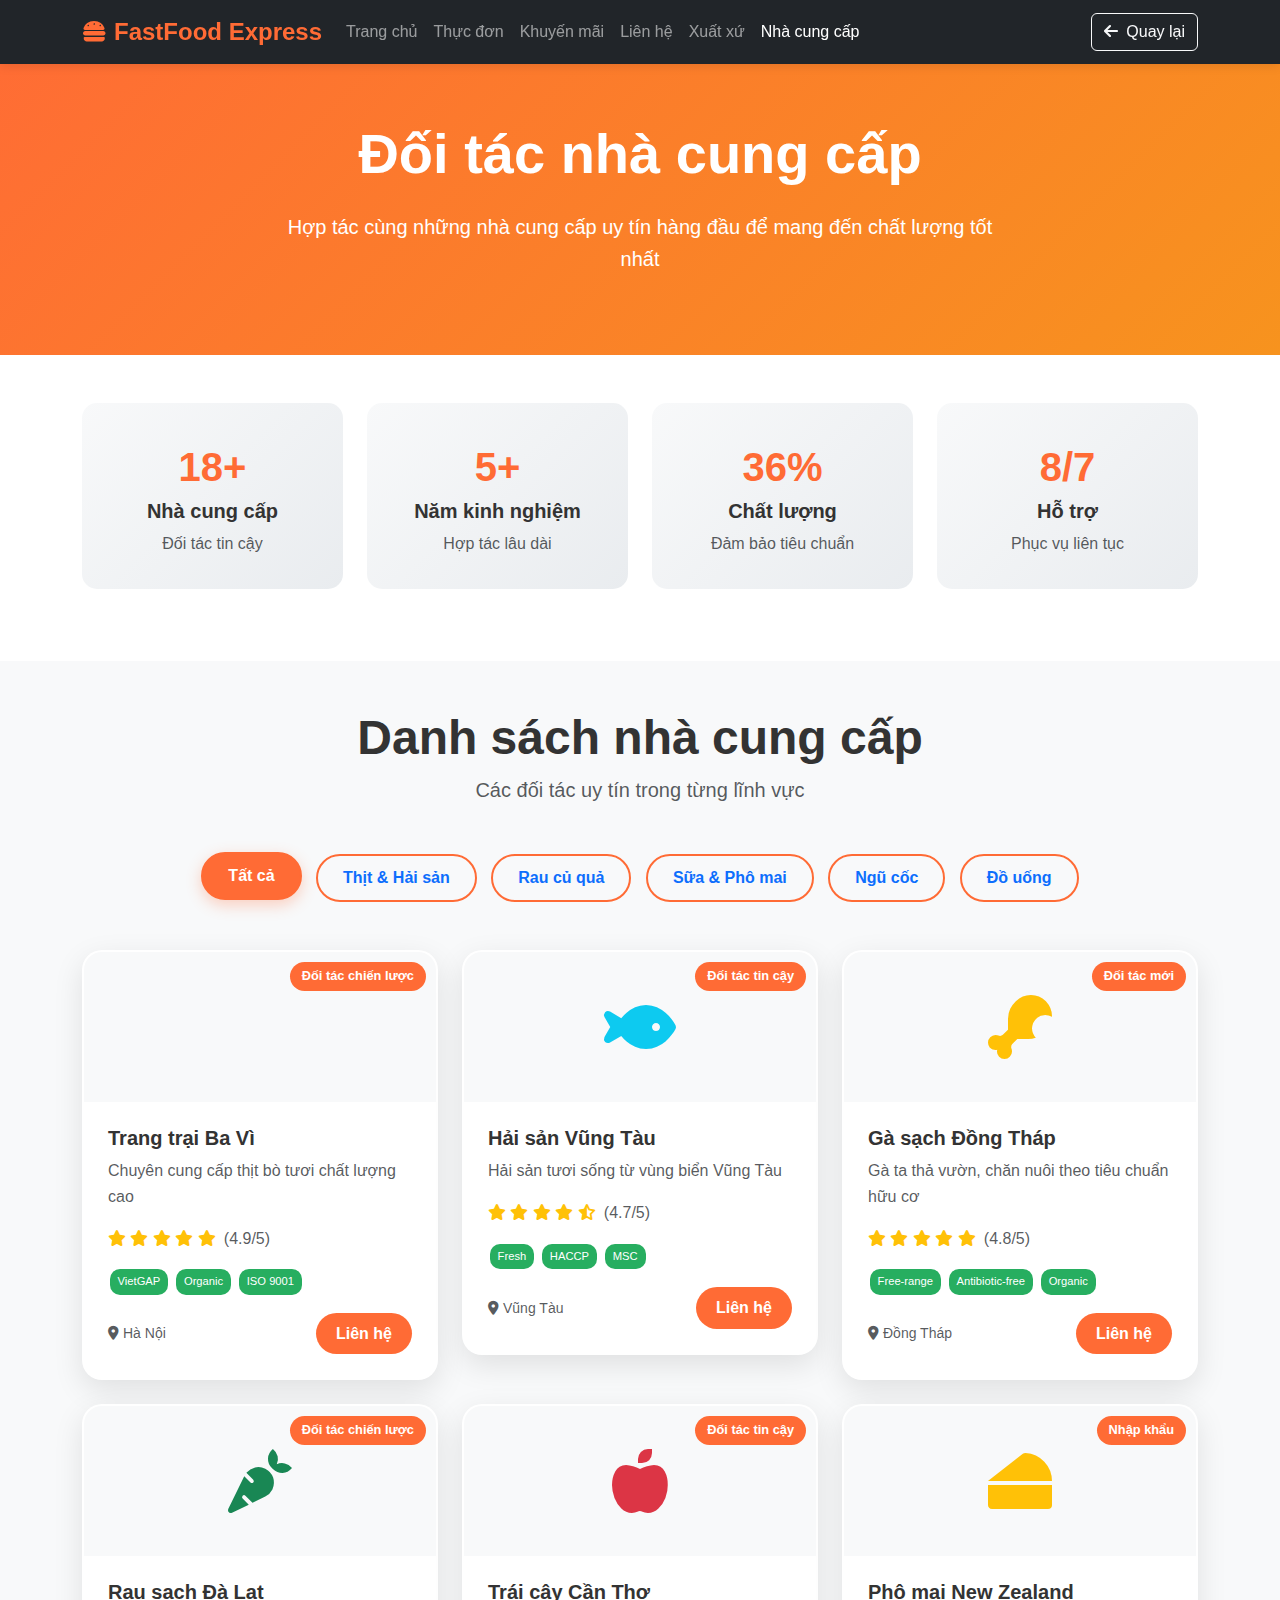
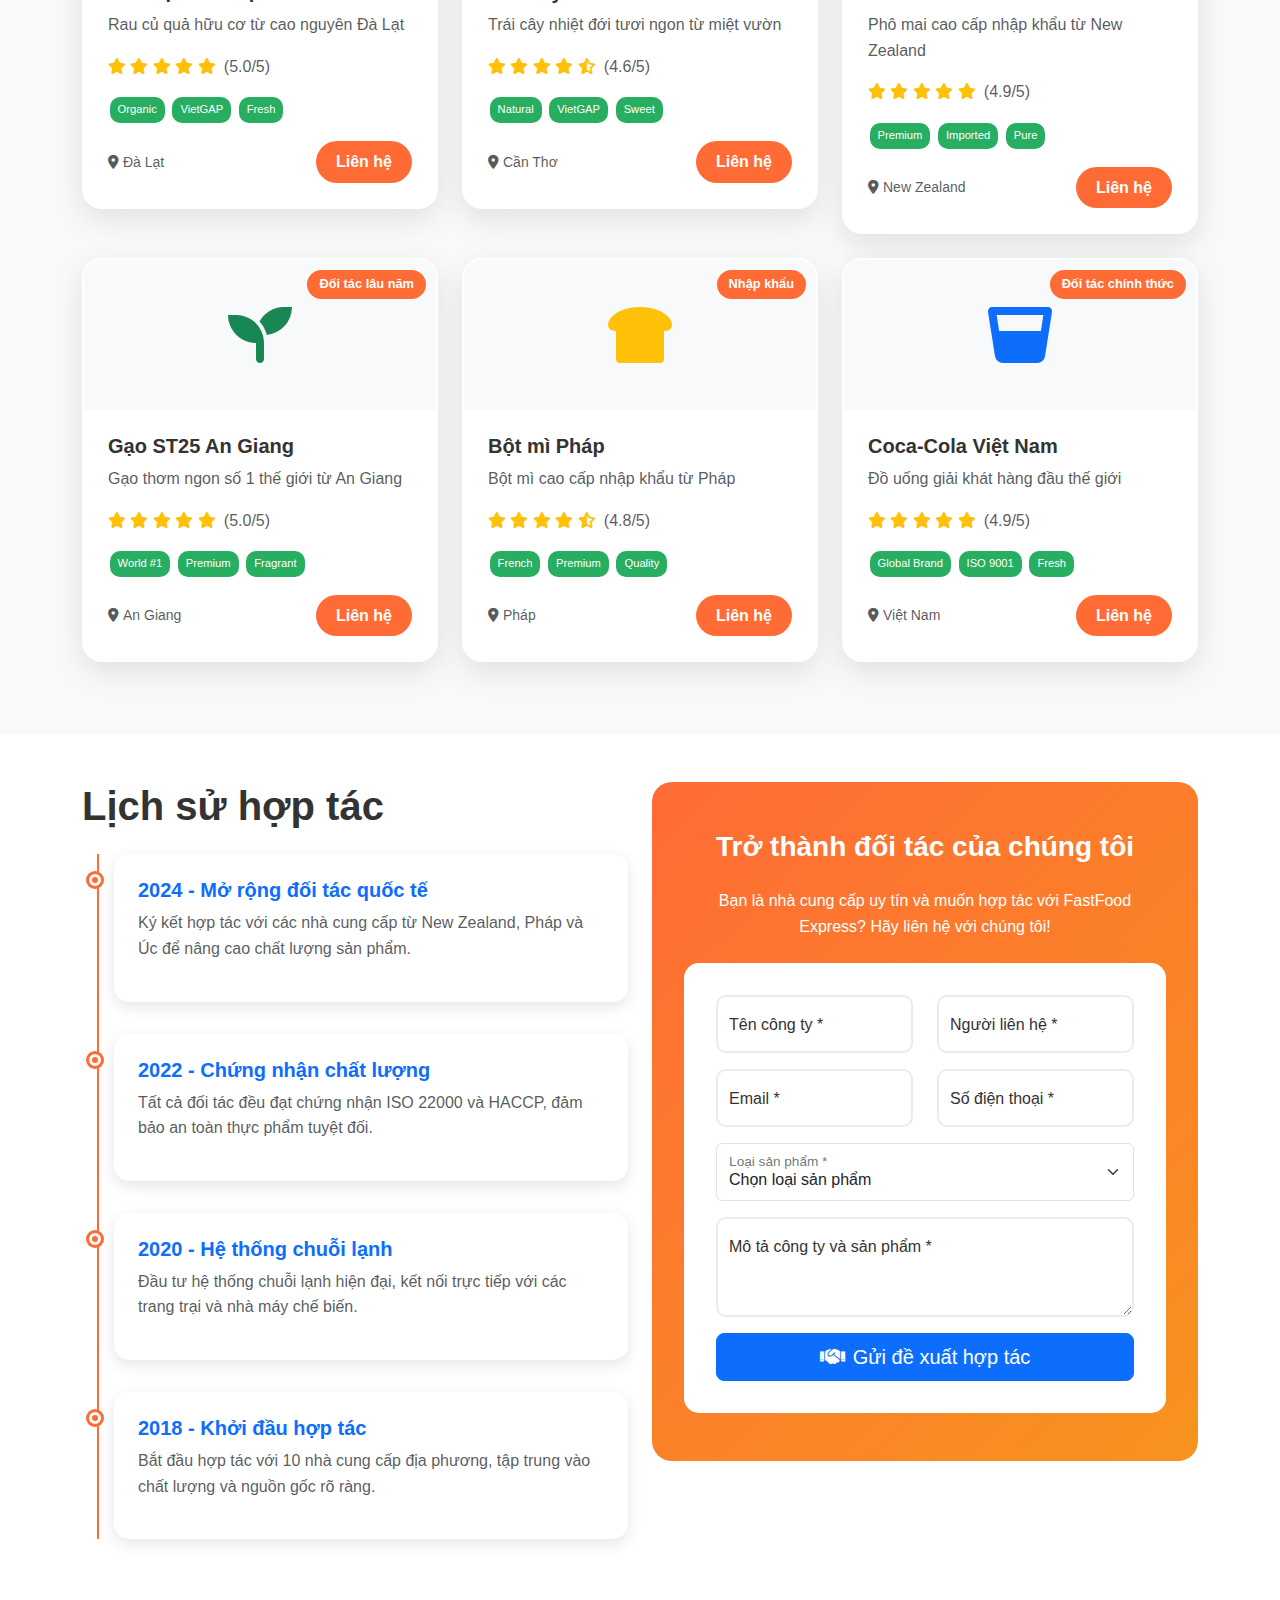
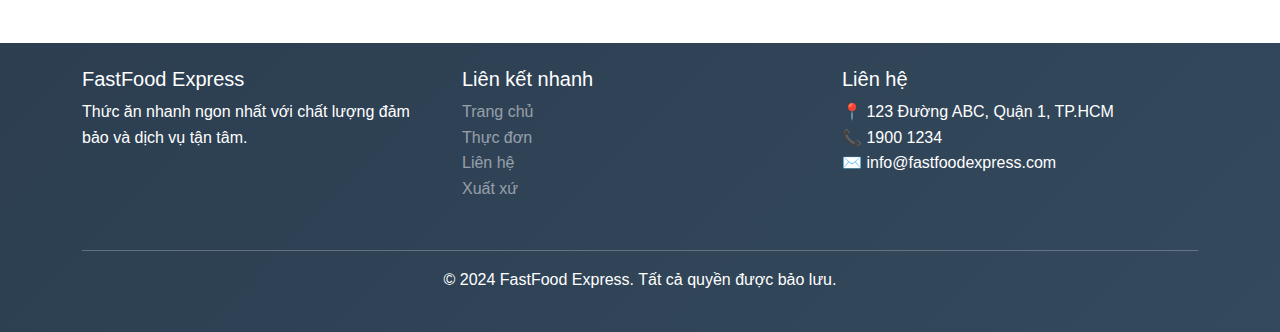
<file: suppliers.html>
<!DOCTYPE html>
<html lang="vi">
<head>
    <meta charset="UTF-8">
    <meta name="viewport" content="width=device-width, initial-scale=1.0">
    <title>Nhà Cung Cấp - FastFood Express</title>
    <link href="https://cdn.jsdelivr.net/npm/bootstrap@5.3.0/dist/css/bootstrap.min.css" rel="stylesheet">
    <link href="https://cdnjs.cloudflare.com/ajax/libs/font-awesome/6.0.0/css/all.min.css" rel="stylesheet">
    <link href="https://cdnjs.cloudflare.com/ajax/libs/animate.css/4.1.1/animate.min.css" rel="stylesheet">
    <link href="styles.css" rel="stylesheet">
    <style>
        .suppliers-hero {
            background: linear-gradient(135deg, var(--primary-color), var(--secondary-color));
            padding: 120px 0 80px;
            color: white;
        }
        
        .supplier-card {
            background: white;
            border-radius: 20px;
            box-shadow: 0 10px 30px rgba(0,0,0,0.1);
            overflow: hidden;
            transition: all 0.3s ease;
            border: 2px solid transparent;
        }
        
        .supplier-card:hover {
            transform: translateY(-10px);
            box-shadow: 0 20px 50px rgba(0,0,0,0.15);
            border-color: var(--primary-color);
        }
        
        .supplier-logo {
            height: 150px;
            background: #f8f9fa;
            display: flex;
            align-items: center;
            justify-content: center;
            position: relative;
            overflow: hidden;
        }
        
        .supplier-logo::before {
            content: '';
            position: absolute;
            top: 0;
            left: -100%;
            width: 100%;
            height: 100%;
            background: linear-gradient(90deg, transparent, rgba(255,255,255,0.3), transparent);
            transition: left 0.5s ease;
        }
        
        .supplier-card:hover .supplier-logo::before {
            left: 100%;
        }
        
        .supplier-logo img {
            max-width: 120px;
            max-height: 80px;
            object-fit: contain;
        }
        
        .supplier-rating {
            display: flex;
            align-items: center;
            gap: 0.5rem;
            margin-bottom: 1rem;
        }
        
        .rating-stars {
            color: #ffc107;
        }
        
        .partnership-badge {
            position: absolute;
            top: 10px;
            right: 10px;
            background: var(--primary-color);
            color: white;
            padding: 0.25rem 0.75rem;
            border-radius: 15px;
            font-size: 0.8rem;
            font-weight: 600;
        }
        
        .category-filter {
            margin-bottom: 3rem;
        }
        
        .category-filter .btn {
            border-radius: 25px;
            padding: 10px 25px;
            margin: 0 5px;
            font-weight: 600;
            transition: all 0.3s ease;
            border: 2px solid var(--primary-color);
        }
        
        .category-filter .btn:hover {
            transform: translateY(-2px);
            box-shadow: 0 5px 15px rgba(255, 107, 53, 0.3);
        }
        
        .category-filter .btn.active {
            background: var(--primary-color);
            color: white;
            transform: translateY(-2px);
            box-shadow: 0 5px 15px rgba(255, 107, 53, 0.3);
        }
        
        .partnership-stats {
            background: linear-gradient(135deg, #f8f9fa, #e9ecef);
            border-radius: 15px;
            padding: 2rem;
            text-align: center;
        }
        
        .stat-number {
            font-size: 2.5rem;
            font-weight: bold;
            color: var(--primary-color);
            display: block;
        }
        
        .contact-supplier {
            background: var(--primary-color);
            color: white;
            border: none;
            border-radius: 25px;
            padding: 8px 20px;
            font-weight: 600;
            transition: all 0.3s ease;
        }
        
        .contact-supplier:hover {
            background: var(--secondary-color);
            transform: scale(1.05);
        }
        
        .supplier-details {
            padding: 1.5rem;
        }
        
        .certification-mini {
            display: inline-block;
            background: var(--success-color);
            color: white;
            padding: 0.25rem 0.5rem;
            border-radius: 10px;
            font-size: 0.7rem;
            margin: 0.1rem;
        }
        
        .partnership-timeline {
            position: relative;
            padding-left: 2rem;
        }
        
        .partnership-timeline::before {
            content: '';
            position: absolute;
            left: 15px;
            top: 0;
            bottom: 0;
            width: 2px;
            background: var(--primary-color);
        }
        
        .timeline-item {
            position: relative;
            margin-bottom: 2rem;
            background: white;
            padding: 1.5rem;
            border-radius: 15px;
            box-shadow: 0 5px 15px rgba(0,0,0,0.1);
        }
        
        .timeline-item::before {
            content: '';
            position: absolute;
            left: -25px;
            top: 20px;
            width: 12px;
            height: 12px;
            background: var(--primary-color);
            border-radius: 50%;
            border: 3px solid white;
            box-shadow: 0 0 0 3px var(--primary-color);
        }
        
        .become-supplier {
            background: linear-gradient(135deg, var(--primary-color), var(--secondary-color));
            color: white;
            border-radius: 20px;
            padding: 3rem 2rem;
            text-align: center;
        }
        
        .supplier-form {
            background: white;
            border-radius: 15px;
            padding: 2rem;
            color: #333;
        }
        
        .form-floating .form-control {
            border-radius: 10px;
            border: 2px solid #e9ecef;
        }
        
        .form-floating .form-control:focus {
            border-color: var(--primary-color);
            box-shadow: 0 0 0 0.2rem rgba(255, 107, 53, 0.25);
        }
    </style>
</head>
<body>
    <!-- Navigation -->
    <nav class="navbar navbar-expand-lg navbar-dark bg-dark fixed-top">
        <div class="container">
            <a class="navbar-brand fw-bold" href="index.html">
                <i class="fas fa-hamburger me-2"></i>FastFood Express
            </a>
            
            <button class="navbar-toggler" type="button" data-bs-toggle="collapse" data-bs-target="#navbarNav">
                <span class="navbar-toggler-icon"></span>
            </button>
            
            <div class="collapse navbar-collapse" id="navbarNav">
                <ul class="navbar-nav me-auto">
                    <li class="nav-item">
                        <a class="nav-link" href="index.html">Trang chủ</a>
                    </li>
                    <li class="nav-item">
                        <a class="nav-link" href="index.html#menu">Thực đơn</a>
                    </li>
                    <li class="nav-item">
                        <a class="nav-link" href="index.html#promotions">Khuyến mãi</a>
                    </li>
                    <li class="nav-item">
                        <a class="nav-link" href="contact.html">Liên hệ</a>
                    </li>
                    <li class="nav-item">
                        <a class="nav-link" href="origin.html">Xuất xứ</a>
                    </li>
                    <li class="nav-item">
                        <a class="nav-link active" href="suppliers.html">Nhà cung cấp</a>
                    </li>
                </ul>
                
                <div class="cart-container">
                    <a href="index.html" class="btn btn-outline-light">
                        <i class="fas fa-arrow-left me-2"></i>Quay lại
                    </a>
                </div>
            </div>
        </div>
    </nav>

    <!-- Suppliers Hero -->
    <section class="suppliers-hero">
        <div class="container">
            <div class="row">
                <div class="col-lg-8 mx-auto text-center">
                    <h1 class="display-4 fw-bold mb-4 animate__animated animate__fadeInDown">
                        Đối tác nhà cung cấp
                    </h1>
                    <p class="lead mb-0 animate__animated animate__fadeInUp">
                        Hợp tác cùng những nhà cung cấp uy tín hàng đầu để mang đến chất lượng tốt nhất
                    </p>
                </div>
            </div>
        </div>
    </section>

    <!-- Partnership Stats -->
    <section class="py-5">
        <div class="container">
            <div class="row">
                <div class="col-lg-3 col-md-6 mb-4">
                    <div class="partnership-stats animate__animated animate__fadeInUp">
                        <span class="stat-number">50+</span>
                        <h5 class="fw-bold">Nhà cung cấp</h5>
                        <p class="text-muted mb-0">Đối tác tin cậy</p>
                    </div>
                </div>
                
                <div class="col-lg-3 col-md-6 mb-4">
                    <div class="partnership-stats animate__animated animate__fadeInUp" style="animation-delay: 0.1s;">
                        <span class="stat-number">15</span>
                        <h5 class="fw-bold">Năm kinh nghiệm</h5>
                        <p class="text-muted mb-0">Hợp tác lâu dài</p>
                    </div>
                </div>
                
                <div class="col-lg-3 col-md-6 mb-4">
                    <div class="partnership-stats animate__animated animate__fadeInUp" style="animation-delay: 0.2s;">
                        <span class="stat-number">100%</span>
                        <h5 class="fw-bold">Chất lượng</h5>
                        <p class="text-muted mb-0">Đảm bảo tiêu chuẩn</p>
                    </div>
                </div>
                
                <div class="col-lg-3 col-md-6 mb-4">
                    <div class="partnership-stats animate__animated animate__fadeInUp" style="animation-delay: 0.3s;">
                        <span class="stat-number">24/7</span>
                        <h5 class="fw-bold">Hỗ trợ</h5>
                        <p class="text-muted mb-0">Phục vụ liên tục</p>
                    </div>
                </div>
            </div>
        </div>
    </section>

    <!-- Category Filter -->
    <section class="py-5 bg-light">
        <div class="container">
            <div class="text-center mb-5">
                <h2 class="display-5 fw-bold">Danh sách nhà cung cấp</h2>
                <p class="lead text-muted">Các đối tác uy tín trong từng lĩnh vực</p>
            </div>
            
            <div class="category-filter text-center">
                <button class="btn btn-outline-primary active" data-category="all">Tất cả</button>
                <button class="btn btn-outline-primary" data-category="meat">Thịt & Hải sản</button>
                <button class="btn btn-outline-primary" data-category="vegetables">Rau củ quả</button>
                <button class="btn btn-outline-primary" data-category="dairy">Sữa & Phô mai</button>
                <button class="btn btn-outline-primary" data-category="grains">Ngũ cốc</button>
                <button class="btn btn-outline-primary" data-category="beverages">Đồ uống</button>
            </div>
            
            <div class="row" id="suppliersGrid">
                <!-- Meat & Seafood Suppliers -->
                <div class="col-lg-4 col-md-6 mb-4 supplier-item" data-category="meat">
                    <div class="supplier-card animate__animated animate__fadeInUp">
                        <div class="supplier-logo">
                            <div class="partnership-badge">Đối tác chiến lược</div>
                            <i class="fas fa-cow fa-4x text-primary"></i>
                        </div>
                        <div class="supplier-details">
                            <h5 class="fw-bold">Trang trại Ba Vì</h5>
                            <p class="text-muted">Chuyên cung cấp thịt bò tươi chất lượng cao</p>
                            <div class="supplier-rating">
                                <div class="rating-stars">
                                    <i class="fas fa-star"></i>
                                    <i class="fas fa-star"></i>
                                    <i class="fas fa-star"></i>
                                    <i class="fas fa-star"></i>
                                    <i class="fas fa-star"></i>
                                </div>
                                <span class="text-muted">(4.9/5)</span>
                            </div>
                            <div class="mb-3">
                                <span class="certification-mini">VietGAP</span>
                                <span class="certification-mini">Organic</span>
                                <span class="certification-mini">ISO 9001</span>
                            </div>
                            <div class="d-flex justify-content-between align-items-center">
                                <small class="text-muted">
                                    <i class="fas fa-map-marker-alt me-1"></i>Hà Nội
                                </small>
                                <button class="contact-supplier" onclick="contactSupplier('Trang trại Ba Vì')">
                                    Liên hệ
                                </button>
                            </div>
                        </div>
                    </div>
                </div>
                
                <div class="col-lg-4 col-md-6 mb-4 supplier-item" data-category="meat">
                    <div class="supplier-card animate__animated animate__fadeInUp" style="animation-delay: 0.1s;">
                        <div class="supplier-logo">
                            <div class="partnership-badge">Đối tác tin cậy</div>
                            <i class="fas fa-fish fa-4x text-info"></i>
                        </div>
                        <div class="supplier-details">
                            <h5 class="fw-bold">Hải sản Vũng Tàu</h5>
                            <p class="text-muted">Hải sản tươi sống từ vùng biển Vũng Tàu</p>
                            <div class="supplier-rating">
                                <div class="rating-stars">
                                    <i class="fas fa-star"></i>
                                    <i class="fas fa-star"></i>
                                    <i class="fas fa-star"></i>
                                    <i class="fas fa-star"></i>
                                    <i class="fas fa-star-half-alt"></i>
                                </div>
                                <span class="text-muted">(4.7/5)</span>
                            </div>
                            <div class="mb-3">
                                <span class="certification-mini">Fresh</span>
                                <span class="certification-mini">HACCP</span>
                                <span class="certification-mini">MSC</span>
                            </div>
                            <div class="d-flex justify-content-between align-items-center">
                                <small class="text-muted">
                                    <i class="fas fa-map-marker-alt me-1"></i>Vũng Tàu
                                </small>
                                <button class="contact-supplier" onclick="contactSupplier('Hải sản Vũng Tàu')">
                                    Liên hệ
                                </button>
                            </div>
                        </div>
                    </div>
                </div>
                
                <div class="col-lg-4 col-md-6 mb-4 supplier-item" data-category="meat">
                    <div class="supplier-card animate__animated animate__fadeInUp" style="animation-delay: 0.2s;">
                        <div class="supplier-logo">
                            <div class="partnership-badge">Đối tác mới</div>
                            <i class="fas fa-drumstick-bite fa-4x text-warning"></i>
                        </div>
                        <div class="supplier-details">
                            <h5 class="fw-bold">Gà sạch Đồng Tháp</h5>
                            <p class="text-muted">Gà ta thả vườn, chăn nuôi theo tiêu chuẩn hữu cơ</p>
                            <div class="supplier-rating">
                                <div class="rating-stars">
                                    <i class="fas fa-star"></i>
                                    <i class="fas fa-star"></i>
                                    <i class="fas fa-star"></i>
                                    <i class="fas fa-star"></i>
                                    <i class="fas fa-star"></i>
                                </div>
                                <span class="text-muted">(4.8/5)</span>
                            </div>
                            <div class="mb-3">
                                <span class="certification-mini">Free-range</span>
                                <span class="certification-mini">Antibiotic-free</span>
                                <span class="certification-mini">Organic</span>
                            </div>
                            <div class="d-flex justify-content-between align-items-center">
                                <small class="text-muted">
                                    <i class="fas fa-map-marker-alt me-1"></i>Đồng Tháp
                                </small>
                                <button class="contact-supplier" onclick="contactSupplier('Gà sạch Đồng Tháp')">
                                    Liên hệ
                                </button>
                            </div>
                        </div>
                    </div>
                </div>
                
                <!-- Vegetables Suppliers -->
                <div class="col-lg-4 col-md-6 mb-4 supplier-item" data-category="vegetables">
                    <div class="supplier-card animate__animated animate__fadeInUp" style="animation-delay: 0.3s;">
                        <div class="supplier-logo">
                            <div class="partnership-badge">Đối tác chiến lược</div>
                            <i class="fas fa-carrot fa-4x text-success"></i>
                        </div>
                        <div class="supplier-details">
                            <h5 class="fw-bold">Rau sạch Đà Lạt</h5>
                            <p class="text-muted">Rau củ quả hữu cơ từ cao nguyên Đà Lạt</p>
                            <div class="supplier-rating">
                                <div class="rating-stars">
                                    <i class="fas fa-star"></i>
                                    <i class="fas fa-star"></i>
                                    <i class="fas fa-star"></i>
                                    <i class="fas fa-star"></i>
                                    <i class="fas fa-star"></i>
                                </div>
                                <span class="text-muted">(5.0/5)</span>
                            </div>
                            <div class="mb-3">
                                <span class="certification-mini">Organic</span>
                                <span class="certification-mini">VietGAP</span>
                                <span class="certification-mini">Fresh</span>
                            </div>
                            <div class="d-flex justify-content-between align-items-center">
                                <small class="text-muted">
                                    <i class="fas fa-map-marker-alt me-1"></i>Đà Lạt
                                </small>
                                <button class="contact-supplier" onclick="contactSupplier('Rau sạch Đà Lạt')">
                                    Liên hệ
                                </button>
                            </div>
                        </div>
                    </div>
                </div>
                
                <div class="col-lg-4 col-md-6 mb-4 supplier-item" data-category="vegetables">
                    <div class="supplier-card animate__animated animate__fadeInUp" style="animation-delay: 0.4s;">
                        <div class="supplier-logo">
                            <div class="partnership-badge">Đối tác tin cậy</div>
                            <i class="fas fa-apple-alt fa-4x text-danger"></i>
                        </div>
                        <div class="supplier-details">
                            <h5 class="fw-bold">Trái cây Cần Thơ</h5>
                            <p class="text-muted">Trái cây nhiệt đới tươi ngon từ miệt vườn</p>
                            <div class="supplier-rating">
                                <div class="rating-stars">
                                    <i class="fas fa-star"></i>
                                    <i class="fas fa-star"></i>
                                    <i class="fas fa-star"></i>
                                    <i class="fas fa-star"></i>
                                    <i class="fas fa-star-half-alt"></i>
                                </div>
                                <span class="text-muted">(4.6/5)</span>
                            </div>
                            <div class="mb-3">
                                <span class="certification-mini">Natural</span>
                                <span class="certification-mini">VietGAP</span>
                                <span class="certification-mini">Sweet</span>
                            </div>
                            <div class="d-flex justify-content-between align-items-center">
                                <small class="text-muted">
                                    <i class="fas fa-map-marker-alt me-1"></i>Cần Thơ
                                </small>
                                <button class="contact-supplier" onclick="contactSupplier('Trái cây Cần Thơ')">
                                    Liên hệ
                                </button>
                            </div>
                        </div>
                    </div>
                </div>
                
                <!-- Dairy Suppliers -->
                <div class="col-lg-4 col-md-6 mb-4 supplier-item" data-category="dairy">
                    <div class="supplier-card animate__animated animate__fadeInUp" style="animation-delay: 0.5s;">
                        <div class="supplier-logo">
                            <div class="partnership-badge">Nhập khẩu</div>
                            <i class="fas fa-cheese fa-4x text-warning"></i>
                        </div>
                        <div class="supplier-details">
                            <h5 class="fw-bold">Phô mai New Zealand</h5>
                            <p class="text-muted">Phô mai cao cấp nhập khẩu từ New Zealand</p>
                            <div class="supplier-rating">
                                <div class="rating-stars">
                                    <i class="fas fa-star"></i>
                                    <i class="fas fa-star"></i>
                                    <i class="fas fa-star"></i>
                                    <i class="fas fa-star"></i>
                                    <i class="fas fa-star"></i>
                                </div>
                                <span class="text-muted">(4.9/5)</span>
                            </div>
                            <div class="mb-3">
                                <span class="certification-mini">Premium</span>
                                <span class="certification-mini">Imported</span>
                                <span class="certification-mini">Pure</span>
                            </div>
                            <div class="d-flex justify-content-between align-items-center">
                                <small class="text-muted">
                                    <i class="fas fa-map-marker-alt me-1"></i>New Zealand
                                </small>
                                <button class="contact-supplier" onclick="contactSupplier('Phô mai New Zealand')">
                                    Liên hệ
                                </button>
                            </div>
                        </div>
                    </div>
                </div>
                
                <!-- Grains Suppliers -->
                <div class="col-lg-4 col-md-6 mb-4 supplier-item" data-category="grains">
                    <div class="supplier-card animate__animated animate__fadeInUp" style="animation-delay: 0.6s;">
                        <div class="supplier-logo">
                            <div class="partnership-badge">Đối tác lâu năm</div>
                            <i class="fas fa-seedling fa-4x text-success"></i>
                        </div>
                        <div class="supplier-details">
                            <h5 class="fw-bold">Gạo ST25 An Giang</h5>
                            <p class="text-muted">Gạo thơm ngon số 1 thế giới từ An Giang</p>
                            <div class="supplier-rating">
                                <div class="rating-stars">
                                    <i class="fas fa-star"></i>
                                    <i class="fas fa-star"></i>
                                    <i class="fas fa-star"></i>
                                    <i class="fas fa-star"></i>
                                    <i class="fas fa-star"></i>
                                </div>
                                <span class="text-muted">(5.0/5)</span>
                            </div>
                            <div class="mb-3">
                                <span class="certification-mini">World #1</span>
                                <span class="certification-mini">Premium</span>
                                <span class="certification-mini">Fragrant</span>
                            </div>
                            <div class="d-flex justify-content-between align-items-center">
                                <small class="text-muted">
                                    <i class="fas fa-map-marker-alt me-1"></i>An Giang
                                </small>
                                <button class="contact-supplier" onclick="contactSupplier('Gạo ST25 An Giang')">
                                    Liên hệ
                                </button>
                            </div>
                        </div>
                    </div>
                </div>
                
                <div class="col-lg-4 col-md-6 mb-4 supplier-item" data-category="grains">
                    <div class="supplier-card animate__animated animate__fadeInUp" style="animation-delay: 0.7s;">
                        <div class="supplier-logo">
                            <div class="partnership-badge">Nhập khẩu</div>
                            <i class="fas fa-bread-slice fa-4x text-warning"></i>
                        </div>
                        <div class="supplier-details">
                            <h5 class="fw-bold">Bột mì Pháp</h5>
                            <p class="text-muted">Bột mì cao cấp nhập khẩu từ Pháp</p>
                            <div class="supplier-rating">
                                <div class="rating-stars">
                                    <i class="fas fa-star"></i>
                                    <i class="fas fa-star"></i>
                                    <i class="fas fa-star"></i>
                                    <i class="fas fa-star"></i>
                                    <i class="fas fa-star-half-alt"></i>
                                </div>
                                <span class="text-muted">(4.8/5)</span>
                            </div>
                            <div class="mb-3">
                                <span class="certification-mini">French</span>
                                <span class="certification-mini">Premium</span>
                                <span class="certification-mini">Quality</span>
                            </div>
                            <div class="d-flex justify-content-between align-items-center">
                                <small class="text-muted">
                                    <i class="fas fa-map-marker-alt me-1"></i>Pháp
                                </small>
                                <button class="contact-supplier" onclick="contactSupplier('Bột mì Pháp')">
                                    Liên hệ
                                </button>
                            </div>
                        </div>
                    </div>
                </div>
                
                <!-- Beverages Suppliers -->
                <div class="col-lg-4 col-md-6 mb-4 supplier-item" data-category="beverages">
                    <div class="supplier-card animate__animated animate__fadeInUp" style="animation-delay: 0.8s;">
                        <div class="supplier-logo">
                            <div class="partnership-badge">Đối tác chính thức</div>
                            <i class="fas fa-glass-whiskey fa-4x text-primary"></i>
                        </div>
                        <div class="supplier-details">
                            <h5 class="fw-bold">Coca-Cola Việt Nam</h5>
                            <p class="text-muted">Đồ uống giải khát hàng đầu thế giới</p>
                            <div class="supplier-rating">
                                <div class="rating-stars">
                                    <i class="fas fa-star"></i>
                                    <i class="fas fa-star"></i>
                                    <i class="fas fa-star"></i>
                                    <i class="fas fa-star"></i>
                                    <i class="fas fa-star"></i>
                                </div>
                                <span class="text-muted">(4.9/5)</span>
                            </div>
                            <div class="mb-3">
                                <span class="certification-mini">Global Brand</span>
                                <span class="certification-mini">ISO 9001</span>
                                <span class="certification-mini">Fresh</span>
                            </div>
                            <div class="d-flex justify-content-between align-items-center">
                                <small class="text-muted">
                                    <i class="fas fa-map-marker-alt me-1"></i>Việt Nam
                                </small>
                                <button class="contact-supplier" onclick="contactSupplier('Coca-Cola Việt Nam')">
                                    Liên hệ
                                </button>
                            </div>
                        </div>
                    </div>
                </div>
            </div>
        </div>
    </section>

    <!-- Partnership Timeline -->
    <section class="py-5">
        <div class="container">
            <div class="row">
                <div class="col-lg-6 mb-4">
                    <h2 class="display-6 fw-bold mb-4">Lịch sử hợp tác</h2>
                    <div class="partnership-timeline">
                        <div class="timeline-item">
                            <h5 class="fw-bold text-primary">2024 - Mở rộng đối tác quốc tế</h5>
                            <p class="text-muted">Ký kết hợp tác với các nhà cung cấp từ New Zealand, Pháp và Úc để nâng cao chất lượng sản phẩm.</p>
                        </div>
                        
                        <div class="timeline-item">
                            <h5 class="fw-bold text-primary">2022 - Chứng nhận chất lượng</h5>
                            <p class="text-muted">Tất cả đối tác đều đạt chứng nhận ISO 22000 và HACCP, đảm bảo an toàn thực phẩm tuyệt đối.</p>
                        </div>
                        
                        <div class="timeline-item">
                            <h5 class="fw-bold text-primary">2020 - Hệ thống chuỗi lạnh</h5>
                            <p class="text-muted">Đầu tư hệ thống chuỗi lạnh hiện đại, kết nối trực tiếp với các trang trại và nhà máy chế biến.</p>
                        </div>
                        
                        <div class="timeline-item">
                            <h5 class="fw-bold text-primary">2018 - Khởi đầu hợp tác</h5>
                            <p class="text-muted">Bắt đầu hợp tác với 10 nhà cung cấp địa phương, tập trung vào chất lượng và nguồn gốc rõ ràng.</p>
                        </div>
                    </div>
                </div>
                
                <div class="col-lg-6">
                    <div class="become-supplier">
                        <h3 class="fw-bold mb-4">Trở thành đối tác của chúng tôi</h3>
                        <p class="mb-4">Bạn là nhà cung cấp uy tín và muốn hợp tác với FastFood Express? Hãy liên hệ với chúng tôi!</p>
                        
                        <div class="supplier-form">
                            <form id="supplierForm">
                                <div class="row">
                                    <div class="col-md-6 mb-3">
                                        <div class="form-floating">
                                            <input type="text" class="form-control" id="companyName" placeholder="Tên công ty" required>
                                            <label for="companyName">Tên công ty *</label>
                                        </div>
                                    </div>
                                    <div class="col-md-6 mb-3">
                                        <div class="form-floating">
                                            <input type="text" class="form-control" id="contactPerson" placeholder="Người liên hệ" required>
                                            <label for="contactPerson">Người liên hệ *</label>
                                        </div>
                                    </div>
                                </div>
                                
                                <div class="row">
                                    <div class="col-md-6 mb-3">
                                        <div class="form-floating">
                                            <input type="email" class="form-control" id="companyEmail" placeholder="Email" required>
                                            <label for="companyEmail">Email *</label>
                                        </div>
                                    </div>
                                    <div class="col-md-6 mb-3">
                                        <div class="form-floating">
                                            <input type="tel" class="form-control" id="companyPhone" placeholder="Số điện thoại" required>
                                            <label for="companyPhone">Số điện thoại *</label>
                                        </div>
                                    </div>
                                </div>
                                
                                <div class="mb-3">
                                    <div class="form-floating">
                                        <select class="form-select" id="productCategory" required>
                                            <option value="">Chọn loại sản phẩm</option>
                                            <option value="meat">Thịt & Hải sản</option>
                                            <option value="vegetables">Rau củ quả</option>
                                            <option value="dairy">Sữa & Phô mai</option>
                                            <option value="grains">Ngũ cốc</option>
                                            <option value="beverages">Đồ uống</option>
                                            <option value="other">Khác</option>
                                        </select>
                                        <label for="productCategory">Loại sản phẩm *</label>
                                    </div>
                                </div>
                                
                                <div class="mb-3">
                                    <div class="form-floating">
                                        <textarea class="form-control" id="companyDescription" placeholder="Mô tả công ty" style="height: 100px" required></textarea>
                                        <label for="companyDescription">Mô tả công ty và sản phẩm *</label>
                                    </div>
                                </div>
                                
                                <button type="submit" class="btn btn-primary btn-lg w-100">
                                    <i class="fas fa-handshake me-2"></i>Gửi đề xuất hợp tác
                                </button>
                            </form>
                        </div>
                    </div>
                </div>
            </div>
        </div>
    </section>

    <!-- Footer -->
    <footer class="bg-dark text-white py-4">
        <div class="container">
            <div class="row">
                <div class="col-lg-4 mb-3">
                    <h5>FastFood Express</h5>
                    <p>Thức ăn nhanh ngon nhất với chất lượng đảm bảo và dịch vụ tận tâm.</p>
                </div>
                <div class="col-lg-4 mb-3">
                    <h5>Liên kết nhanh</h5>
                    <ul class="list-unstyled">
                        <li><a href="index.html" class="text-white-50">Trang chủ</a></li>
                        <li><a href="index.html#menu" class="text-white-50">Thực đơn</a></li>
                        <li><a href="contact.html" class="text-white-50">Liên hệ</a></li>
                        <li><a href="origin.html" class="text-white-50">Xuất xứ</a></li>
                    </ul>
                </div>
                <div class="col-lg-4 mb-3">
                    <h5>Liên hệ</h5>
                    <p>📍 123 Đường ABC, Quận 1, TP.HCM<br>
                       📞 1900 1234<br>
                       ✉️ info@fastfoodexpress.com</p>
                </div>
            </div>
            <hr>
            <div class="text-center">
                <p>&copy; 2024 FastFood Express. Tất cả quyền được bảo lưu.</p>
            </div>
        </div>
    </footer>

    <script src="https://cdn.jsdelivr.net/npm/bootstrap@5.3.0/dist/js/bootstrap.bundle.min.js"></script>
    <script>
        // Category filter functionality
        document.addEventListener('DOMContentLoaded', function() {
            const categoryButtons = document.querySelectorAll('.category-filter .btn');
            const supplierItems = document.querySelectorAll('.supplier-item');
            
            categoryButtons.forEach(button => {
                button.addEventListener('click', function() {
                    const category = this.getAttribute('data-category');
                    
                    // Update active button
                    categoryButtons.forEach(btn => btn.classList.remove('active'));
                    this.classList.add('active');
                    
                    // Filter suppliers
                    supplierItems.forEach(item => {
                        const itemCategory = item.getAttribute('data-category');
                        
                        if (category === 'all' || itemCategory === category) {
                            item.style.display = 'block';
                            item.style.animation = 'fadeInUp 0.5s ease-out';
                        } else {
                            item.style.display = 'none';
                        }
                    });
                });
            });
            
            // Supplier form handling
            document.getElementById('supplierForm').addEventListener('submit', function(e) {
                e.preventDefault();
                
                const formData = {
                    companyName: document.getElementById('companyName').value,
                    contactPerson: document.getElementById('contactPerson').value,
                    email: document.getElementById('companyEmail').value,
                    phone: document.getElementById('companyPhone').value,
                    category: document.getElementById('productCategory').value,
                    description: document.getElementById('companyDescription').value,
                    timestamp: new Date().toISOString()
                };
                
                // Simulate form submission
                const submitBtn = e.target.querySelector('button[type="submit"]');
                const originalText = submitBtn.innerHTML;
                
                submitBtn.innerHTML = '<i class="fas fa-spinner fa-spin me-2"></i>Đang gửi...';
                submitBtn.disabled = true;
                
                setTimeout(() => {
                    alert('Cảm ơn bạn đã quan tâm! Chúng tôi sẽ liên hệ trong thời gian sớm nhất.');
                    e.target.reset();
                    submitBtn.innerHTML = originalText;
                    submitBtn.disabled = false;
                }, 2000);
            });
        });
        
        // Contact supplier function
        function contactSupplier(supplierName) {
            alert(`Đang kết nối với ${supplierName}. Chức năng này sẽ được phát triển trong phiên bản tiếp theo.`);
        }
        
        // Add animation on scroll
        const observerOptions = {
            threshold: 0.1,
            rootMargin: '0px 0px -50px 0px'
        };
        
        const observer = new IntersectionObserver((entries) => {
            entries.forEach(entry => {
                if (entry.isIntersecting) {
                    entry.target.classList.add('animate__animated', 'animate__fadeInUp');
                }
            });
        }, observerOptions);
        
        document.querySelectorAll('.supplier-card, .partnership-stats, .timeline-item').forEach(el => {
            observer.observe(el);
        });
        
        // Counter animation for stats
        function animateCounter(element, target) {
            let current = 0;
            const increment = target / 100;
            const timer = setInterval(() => {
                current += increment;
                if (current >= target) {
                    current = target;
                    clearInterval(timer);
                }
                
                if (target === 100) {
                    element.textContent = Math.floor(current) + '%';
                } else if (target === 24) {
                    element.textContent = Math.floor(current) + '/7';
                } else {
                    element.textContent = Math.floor(current) + '+';
                }
            }, 20);
        }
        
        // Animate counters when they come into view
        const counterObserver = new IntersectionObserver((entries) => {
            entries.forEach(entry => {
                if (entry.isIntersecting) {
                    const counter = entry.target;
                    const text = counter.textContent;
                    let target;
                    
                    if (text.includes('+')) {
                        target = parseInt(text.replace('+', ''));
                    } else if (text.includes('%')) {
                        target = parseInt(text.replace('%', ''));
                    } else if (text.includes('/7')) {
                        target = parseInt(text.replace('/7', ''));
                    } else {
                        target = parseInt(text);
                    }
                    
                    animateCounter(counter, target);
                    counterObserver.unobserve(counter);
                }
            });
        });
        
        document.querySelectorAll('.stat-number').forEach(counter => {
            counterObserver.observe(counter);
        });
    </script>
</body>
</html>
</file>
<file: styles.css>
/* Global Styles */
:root {
    --primary-color: #ff6b35;
    --secondary-color: #f7931e;
    --accent-color: #ffd23f;
    --dark-color: #2c3e50;
    --light-color: #ecf0f1;
    --success-color: #27ae60;
    --danger-color: #e74c3c;
    --warning-color: #f39c12;
}

* {
    margin: 0;
    padding: 0;
    box-sizing: border-box;
}

body {
    font-family: 'Segoe UI', Tahoma, Geneva, Verdana, sans-serif;
    line-height: 1.6;
    color: #333;
}

/* Navigation Styles */
.navbar {
    box-shadow: 0 2px 10px rgba(0,0,0,0.1);
    transition: all 0.3s ease;
}

.navbar-brand {
    font-size: 1.5rem;
    color: var(--primary-color) !important;
}

.nav-link {
    font-weight: 500;
    transition: color 0.3s ease;
    position: relative;
}

.nav-link:hover {
    color: var(--primary-color) !important;
}

.nav-link::after {
    content: '';
    position: absolute;
    width: 0;
    height: 2px;
    bottom: 0;
    left: 50%;
    background-color: var(--primary-color);
    transition: all 0.3s ease;
    transform: translateX(-50%);
}

.nav-link:hover::after {
    width: 100%;
}

/* Language Selector */
.language-selector .form-select {
    border: none;
    background: transparent;
    color: white;
    font-size: 0.9rem;
}

.language-selector .form-select option {
    background: var(--dark-color);
    color: white;
}

/* Search Container */
.search-container {
    position: relative;
}

.search-history {
    position: absolute;
    top: 100%;
    left: 0;
    right: 0;
    background: white;
    border: 1px solid #ddd;
    border-top: none;
    border-radius: 0 0 5px 5px;
    max-height: 200px;
    overflow-y: auto;
    display: none;
    z-index: 1000;
}

.search-history.show {
    display: block;
}

.search-history-item {
    padding: 10px 15px;
    cursor: pointer;
    border-bottom: 1px solid #eee;
    transition: background-color 0.3s ease;
}

.search-history-item:hover {
    background-color: #f8f9fa;
}

.search-history-item:last-child {
    border-bottom: none;
}

/* Hero Section */
.hero-section {
    background: linear-gradient(135deg, var(--primary-color), var(--secondary-color));
    min-height: 100vh;
    display: flex;
    align-items: center;
    position: relative;
    overflow: hidden;
}

.hero-section::before {
    content: '';
    position: absolute;
    top: 0;
    left: 0;
    right: 0;
    bottom: 0;
    background: url('data:image/svg+xml,<svg xmlns="http://www.w3.org/2000/svg" viewBox="0 0 100 100"><defs><pattern id="grain" width="100" height="100" patternUnits="userSpaceOnUse"><circle cx="50" cy="50" r="1" fill="rgba(255,255,255,0.1)"/></pattern></defs><rect width="100" height="100" fill="url(%23grain)"/></svg>');
    opacity: 0.3;
}

.hero-overlay {
    position: relative;
    z-index: 2;
}

.hero-content h1 {
    text-shadow: 2px 2px 4px rgba(0,0,0,0.3);
}

.hero-buttons .btn {
    border-radius: 50px;
    padding: 12px 30px;
    font-weight: 600;
    transition: all 0.3s ease;
    box-shadow: 0 4px 15px rgba(0,0,0,0.2);
}

.hero-buttons .btn:hover {
    transform: translateY(-2px);
    box-shadow: 0 6px 20px rgba(0,0,0,0.3);
}

.hero-image img {
    transition: transform 0.3s ease;
}

.hero-image:hover img {
    transform: scale(1.05);
}

/* Menu Categories */
.menu-categories {
    margin-bottom: 3rem;
}

.menu-categories .btn {
    border-radius: 25px;
    padding: 10px 25px;
    margin: 0 5px;
    font-weight: 600;
    transition: all 0.3s ease;
    border: 2px solid var(--primary-color);
}

.menu-categories .btn:hover {
    transform: translateY(-2px);
    box-shadow: 0 5px 15px rgba(255, 107, 53, 0.3);
}

.menu-categories .btn.active {
    background: var(--primary-color);
    color: white;
    transform: translateY(-2px);
    box-shadow: 0 5px 15px rgba(255, 107, 53, 0.3);
}

/* Menu Cards */
.menu-card {
    border: none;
    border-radius: 15px;
    overflow: hidden;
    transition: all 0.3s ease;
    box-shadow: 0 5px 15px rgba(0,0,0,0.1);
    position: relative;
}

.menu-card:hover {
    transform: translateY(-10px);
    box-shadow: 0 15px 35px rgba(0,0,0,0.2);
}

.menu-card .card-img-top {
    height: 200px;
    object-fit: cover;
    transition: transform 0.3s ease;
}

.menu-card:hover .card-img-top {
    transform: scale(1.1);
}

.menu-card .card-body {
    padding: 1.5rem;
}

.menu-card .btn {
    border-radius: 25px;
    padding: 8px 20px;
    font-weight: 600;
    transition: all 0.3s ease;
}

.menu-card .btn:hover {
    transform: scale(1.05);
}

/* Menu Item Filter */
.menu-item {
    transition: all 0.3s ease;
}

.menu-item.hidden {
    display: none;
}

/* Promotion Cards - Improved animations */
.promotion-card {
    transition: all 0.3s ease;
}

.promotion-card:hover {
    transform: translateY(-5px);
}

.promotion-card .card {
    border-radius: 15px;
    overflow: hidden;
    position: relative;
}

.promotion-card .card::before {
    content: '';
    position: absolute;
    top: 0;
    left: -100%;
    width: 100%;
    height: 100%;
    background: linear-gradient(90deg, transparent, rgba(255,255,255,0.2), transparent);
    transition: left 0.5s ease;
}

.promotion-card:hover .card::before {
    left: 100%;
}

.promotion-icon {
    width: 80px;
    height: 80px;
    border-radius: 50%;
    background: linear-gradient(135deg, var(--primary-color), var(--secondary-color));
    display: flex;
    align-items: center;
    justify-content: center;
    margin: 0 auto;
    color: white;
    box-shadow: 0 5px 15px rgba(0,0,0,0.2);
    transition: all 0.3s ease;
}

.promotion-card:hover .promotion-icon {
    transform: scale(1.1);
    box-shadow: 0 8px 25px rgba(0,0,0,0.3);
}

.countdown {
    margin-top: 1rem;
}

.countdown .badge {
    font-size: 0.9rem;
    padding: 8px 15px;
    border-radius: 20px;
    animation: pulse 2s infinite;
}

@keyframes pulse {
    0% {
        transform: scale(1);
    }
    50% {
        transform: scale(1.05);
    }
    100% {
        transform: scale(1);
    }
}

/* Contact Section */
.contact-info {
    background: linear-gradient(135deg, #f8f9fa, #e9ecef);
    padding: 2rem;
    border-radius: 15px;
    box-shadow: 0 5px 15px rgba(0,0,0,0.1);
}

.contact-item {
    display: flex;
    align-items: center;
    padding: 10px 0;
    border-bottom: 1px solid #dee2e6;
}

.contact-item:last-child {
    border-bottom: none;
}

.contact-item i {
    width: 30px;
    height: 30px;
    background: var(--primary-color);
    color: white;
    border-radius: 50%;
    display: flex;
    align-items: center;
    justify-content: center;
    margin-right: 15px;
}

.feedback-form {
    background: white;
    padding: 2rem;
    border-radius: 15px;
    box-shadow: 0 5px 15px rgba(0,0,0,0.1);
}

.feedback-form .form-control,
.feedback-form .form-select {
    border-radius: 10px;
    border: 2px solid #e9ecef;
    padding: 12px 15px;
    transition: all 0.3s ease;
}

.feedback-form .form-control:focus,
.feedback-form .form-select:focus {
    border-color: var(--primary-color);
    box-shadow: 0 0 0 0.2rem rgba(255, 107, 53, 0.25);
}

.feedback-form .btn {
    border-radius: 25px;
    padding: 12px 30px;
    font-weight: 600;
    transition: all 0.3s ease;
}

.feedback-form .btn:hover {
    transform: translateY(-2px);
    box-shadow: 0 5px 15px rgba(0,0,0,0.2);
}

/* Cart Modal */
.modal-content {
    border-radius: 15px;
    border: none;
    box-shadow: 0 10px 30px rgba(0,0,0,0.3);
}

.modal-header {
    border-radius: 15px 15px 0 0;
}

.cart-item {
    display: flex;
    align-items: center;
    padding: 15px 0;
    border-bottom: 1px solid #dee2e6;
}

.cart-item:last-child {
    border-bottom: none;
}

.cart-item img {
    width: 60px;
    height: 60px;
    object-fit: cover;
    border-radius: 10px;
    margin-right: 15px;
}

.cart-item-details {
    flex: 1;
}

.cart-item-quantity {
    display: flex;
    align-items: center;
    gap: 10px;
}

.quantity-btn {
    width: 30px;
    height: 30px;
    border-radius: 50%;
    border: none;
    background: var(--primary-color);
    color: white;
    font-weight: bold;
    cursor: pointer;
    transition: all 0.3s ease;
}

.quantity-btn:hover {
    background: var(--secondary-color);
    transform: scale(1.1);
}

/* Footer */
footer {
    background: linear-gradient(135deg, var(--dark-color), #34495e);
}

.social-links a {
    display: inline-block;
    width: 40px;
    height: 40px;
    background: var(--primary-color);
    border-radius: 50%;
    text-align: center;
    line-height: 40px;
    transition: all 0.3s ease;
}

.social-links a:hover {
    background: var(--secondary-color);
    transform: translateY(-3px);
}

footer a {
    text-decoration: none;
    transition: color 0.3s ease;
}

footer a:hover {
    color: var(--primary-color) !important;
}

/* Animations */
@keyframes fadeInUp {
    from {
        opacity: 0;
        transform: translateY(30px);
    }
    to {
        opacity: 1;
        transform: translateY(0);
    }
}

@keyframes slideInLeft {
    from {
        opacity: 0;
        transform: translateX(-30px);
    }
    to {
        opacity: 1;
        transform: translateX(0);
    }
}

@keyframes slideInRight {
    from {
        opacity: 0;
        transform: translateX(30px);
    }
    to {
        opacity: 1;
        transform: translateX(0);
    }
}

.animate-fade-in-up {
    animation: fadeInUp 0.6s ease-out;
}

.animate-slide-in-left {
    animation: slideInLeft 0.6s ease-out;
}

.animate-slide-in-right {
    animation: slideInRight 0.6s ease-out;
}

/* Responsive Design */
@media (max-width: 768px) {
    .hero-content h1 {
        font-size: 2.5rem;
    }
    
    .hero-buttons .btn {
        display: block;
        width: 100%;
        margin-bottom: 1rem;
    }
    
    .menu-card {
        margin-bottom: 2rem;
    }
    
    .contact-info,
    .feedback-form {
        margin-bottom: 2rem;
    }
    
    .navbar-nav {
        text-align: center;
        margin-top: 1rem;
    }
    
    .search-container {
        margin: 1rem 0;
    }
    
    .menu-categories .btn {
        margin: 5px;
        font-size: 0.9rem;
        padding: 8px 20px;
    }
}

@media (max-width: 576px) {
    .hero-content h1 {
        font-size: 2rem;
    }
    
    .display-5 {
        font-size: 2rem;
    }
    
    .promotion-card .card-body {
        padding: 1rem;
    }
    
    .contact-info,
    .feedback-form {
        padding: 1.5rem;
    }
}

/* Scroll to top button */
.scroll-to-top {
    position: fixed;
    bottom: 20px;
    right: 20px;
    width: 50px;
    height: 50px;
    background: var(--primary-color);
    color: white;
    border: none;
    border-radius: 50%;
    cursor: pointer;
    display: none;
    align-items: center;
    justify-content: center;
    font-size: 1.2rem;
    box-shadow: 0 4px 15px rgba(0,0,0,0.2);
    transition: all 0.3s ease;
    z-index: 1000;
}

.scroll-to-top:hover {
    background: var(--secondary-color);
    transform: translateY(-3px);
}

.scroll-to-top.show {
    display: flex;
}

/* Loading animation */
.loading {
    display: inline-block;
    width: 20px;
    height: 20px;
    border: 3px solid rgba(255,255,255,.3);
    border-radius: 50%;
    border-top-color: #fff;
    animation: spin 1s ease-in-out infinite;
}

@keyframes spin {
    to { transform: rotate(360deg); }
}

/* Toast notifications */
.toast-container {
    position: fixed;
    top: 20px;
    right: 20px;
    z-index: 1050;
}

.toast {
    background: white;
    border-radius: 10px;
    box-shadow: 0 5px 15px rgba(0,0,0,0.2);
    border: none;
}

.toast-header {
    background: var(--primary-color);
    color: white;
    border-radius: 10px 10px 0 0;
}

/* Custom scrollbar */
::-webkit-scrollbar {
    width: 8px;
}

::-webkit-scrollbar-track {
    background: #f1f1f1;
}

::-webkit-scrollbar-thumb {
    background: var(--primary-color);
    border-radius: 4px;
}

::-webkit-scrollbar-thumb:hover {
    background: var(--secondary-color);
}
</file>
